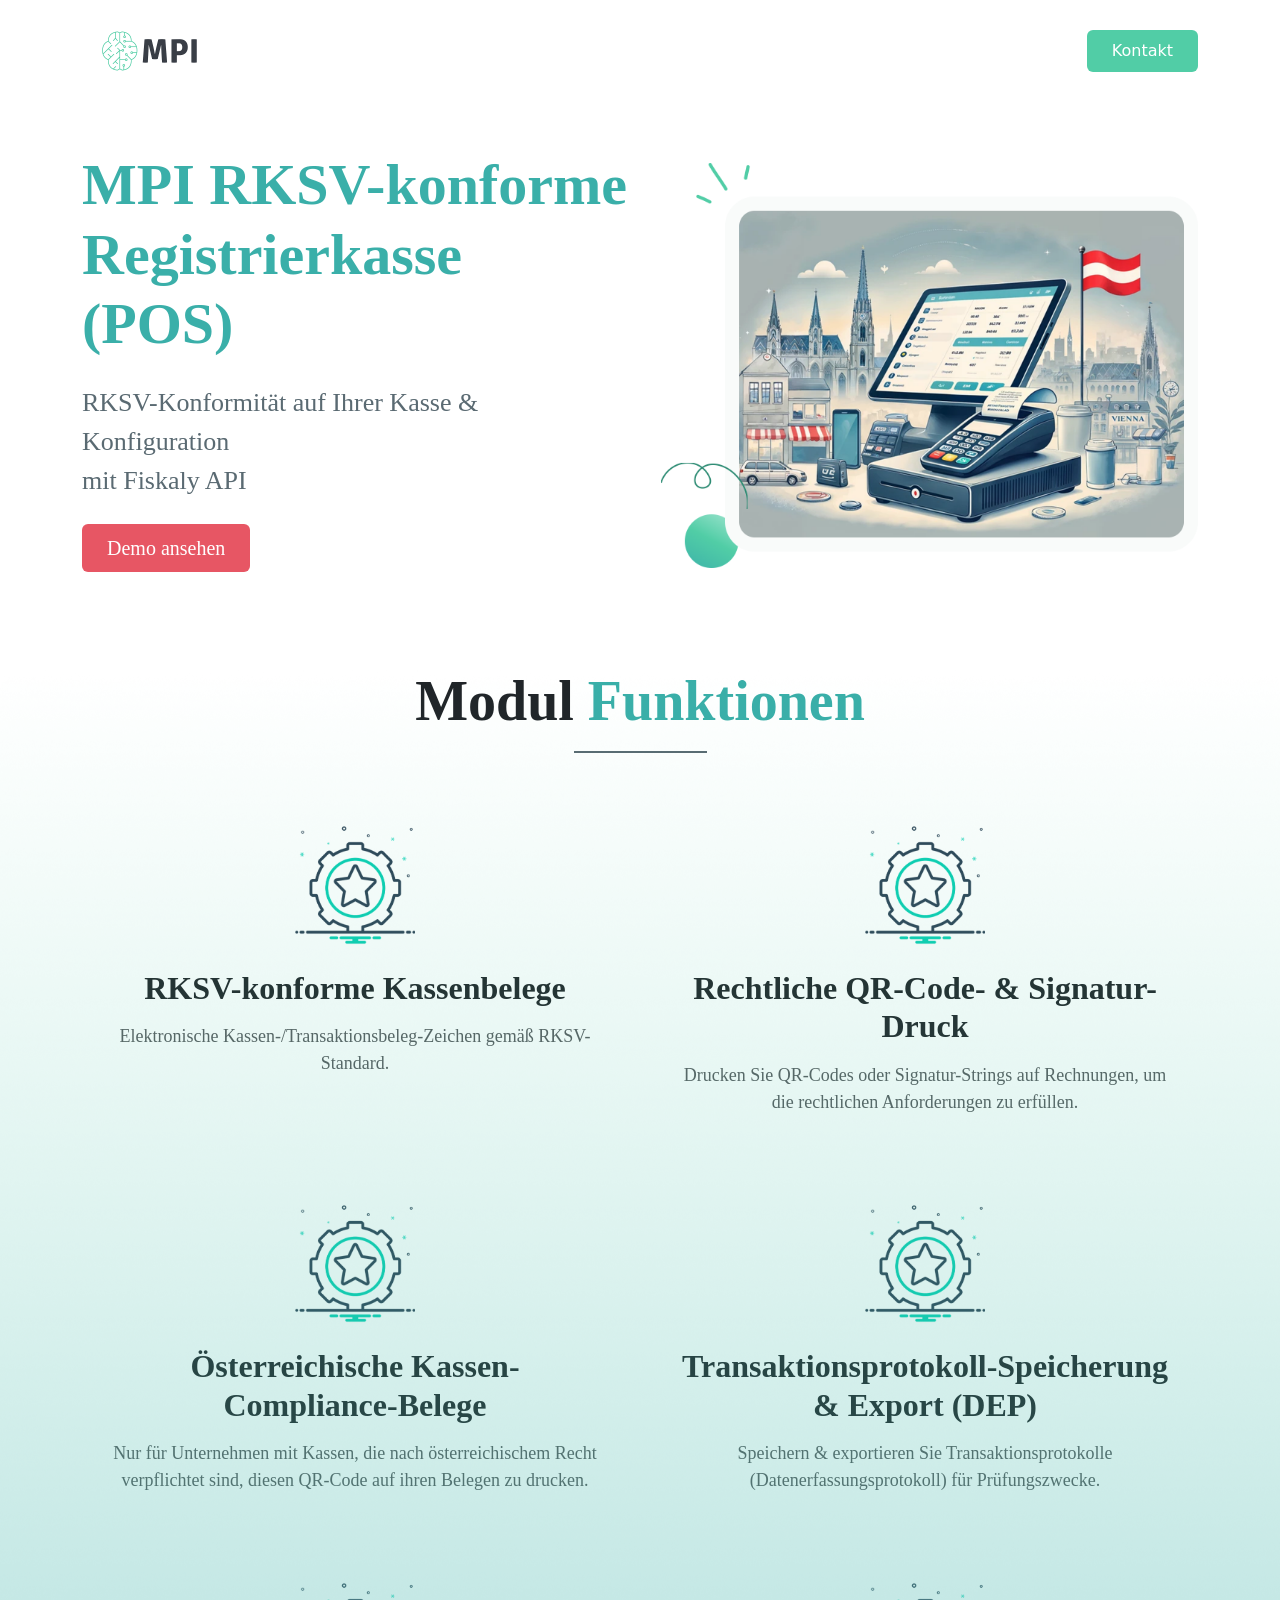
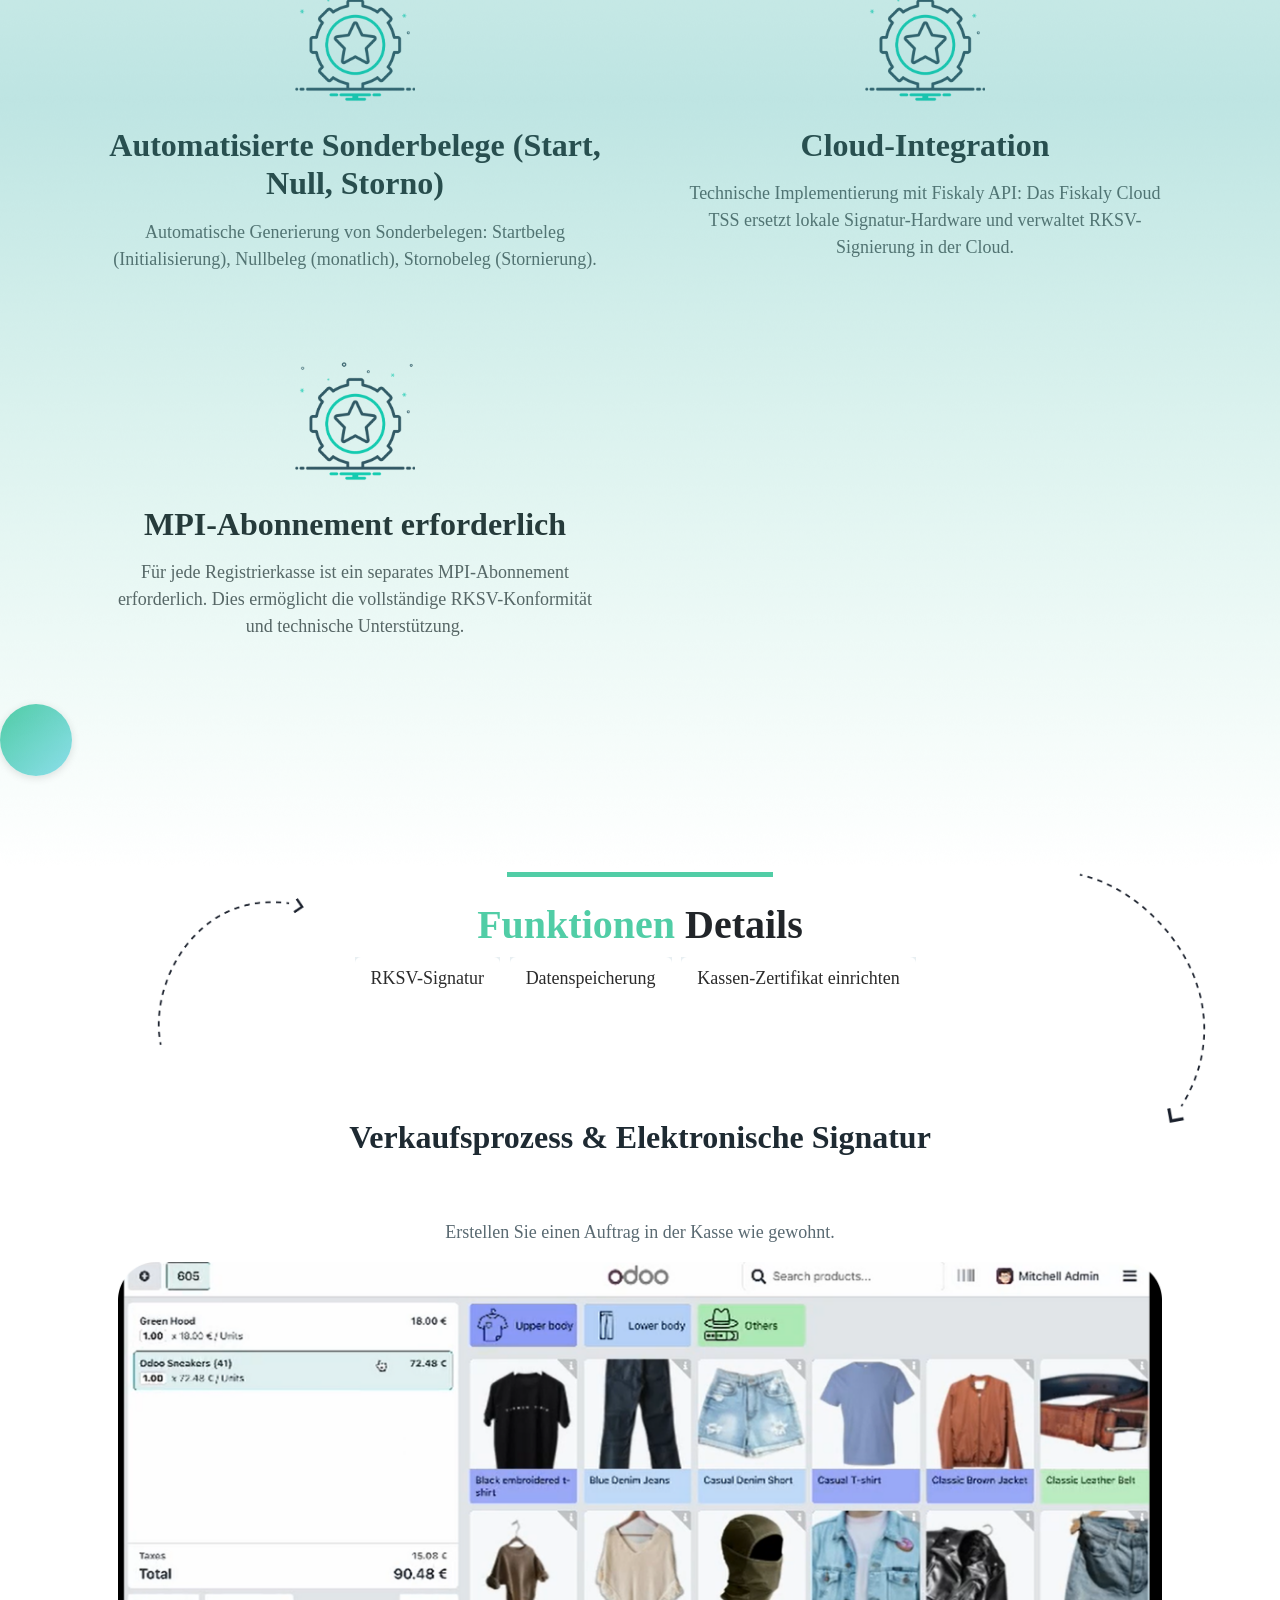
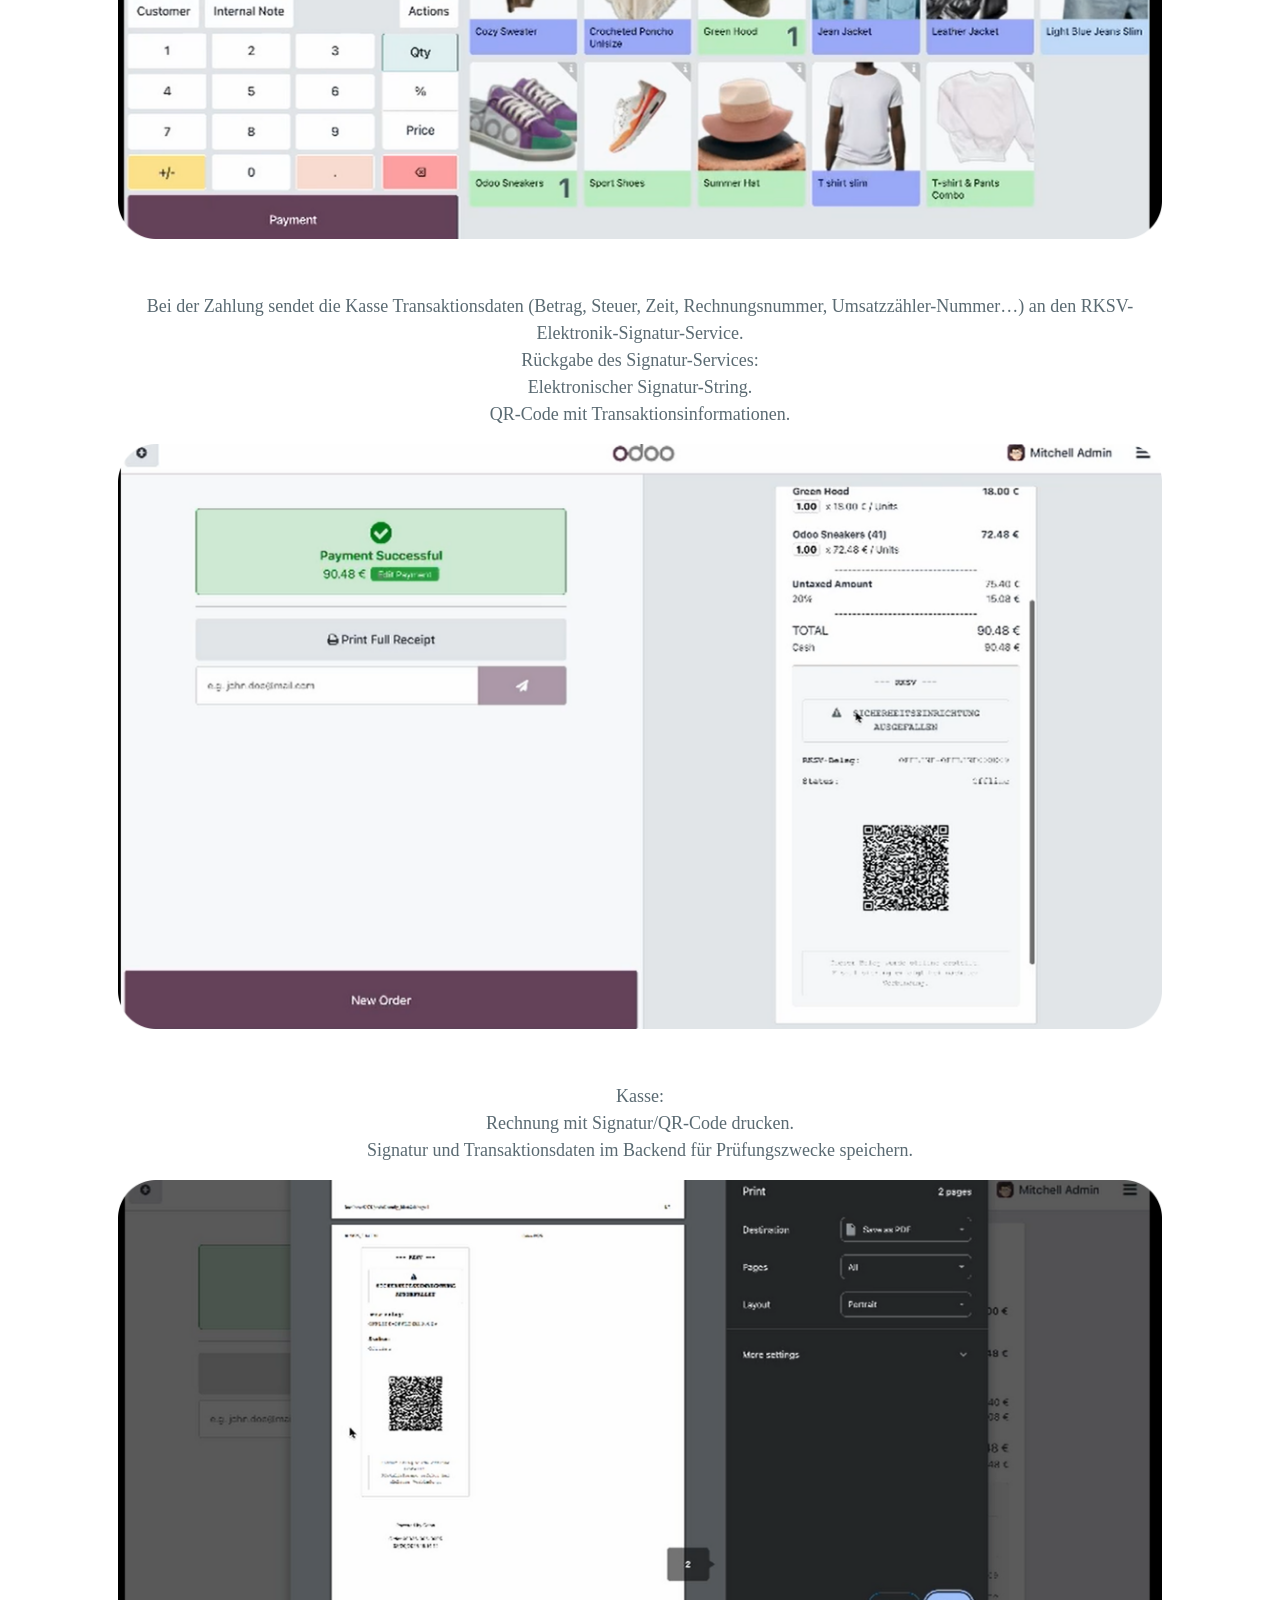
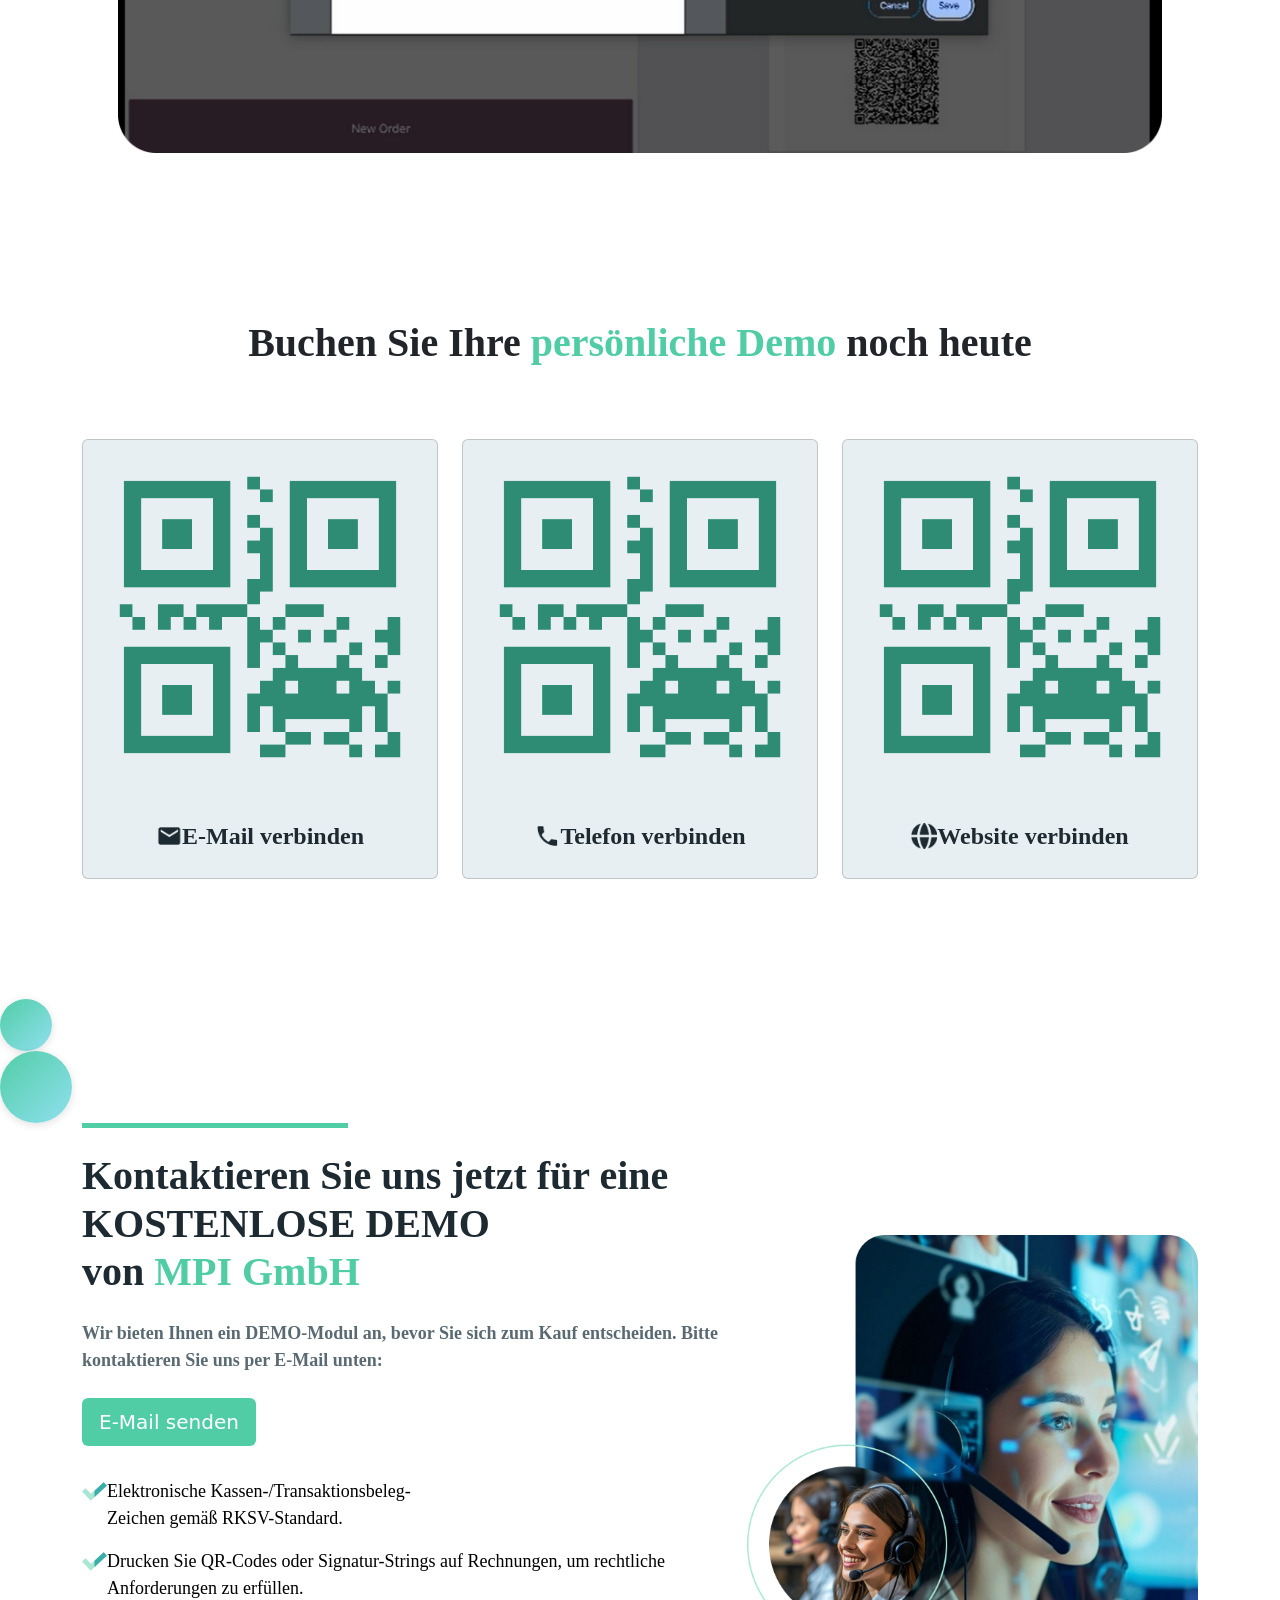
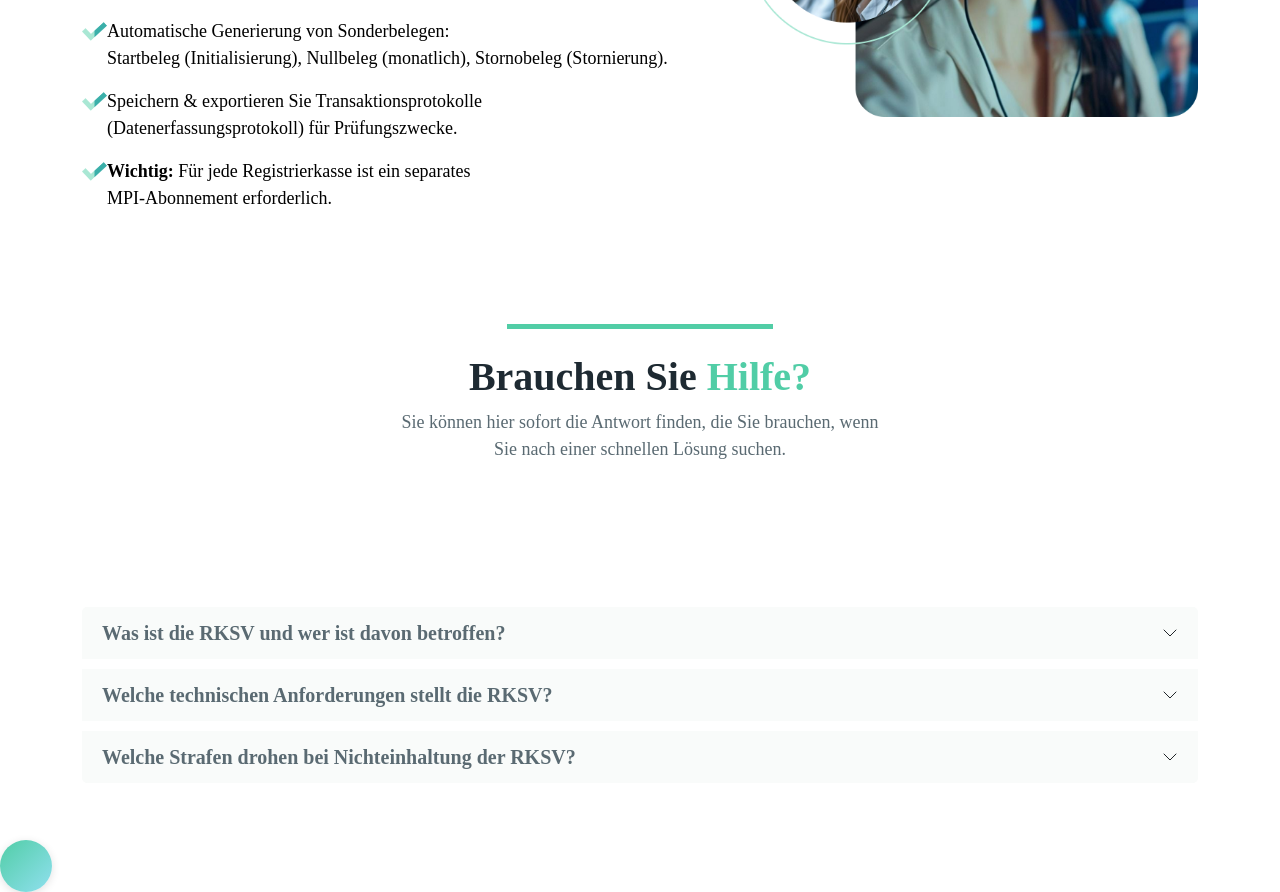
<file: l10n-at-pos-cert-client/static/description/index.html>
<!DOCTYPE html>
<html lang="de">

<head>
    <meta charset="UTF-8">
    <meta name="viewport" content="width=device-width, initial-scale=1.0">
    <title>MPI RKSV-konforme Registrierkassen-Plattform</title>

    <!-- Bootstrap 4 CSS (Odoo compatible) -->
    <meta charset="utf-8"/>
    <meta http-equiv="X-UA-Compatible" content="IE=edge">
    <title>Odoo</title>
    <meta name="viewport" content="width=device-width, initial-scale=1">
    <!--    <link rel="stylesheet" href="https://stackpath.bootstrapcdn.com/bootstrap/4.3.1/css/bootstrap.min.css">-->
    <link href="https://cdn.jsdelivr.net/npm/bootstrap@5.3.7/dist/css/bootstrap.min.css" rel="stylesheet"
          integrity="sha384-LN+7fdVzj6u52u30Kp6M/trliBMCMKTyK833zpbD+pXdCLuTusPj697FH4R/5mcr" crossorigin="anonymous">
    <link href="https://fonts.googleapis.com/css?family=Montserrat" rel="stylesheet">
    <link href="https://stackpath.bootstrapcdn.com/font-awesome/4.7.0/css/font-awesome.min.css" rel="stylesheet"
          integrity="sha384-wvfXpqpZZVQGK6TAh5PVlGOfQNHSoD2xbE+QkPxCAFlNEevoEH3Sl0sibVcOQVnN" crossorigin="anonymous">
    <link href="https://fonts.googleapis.com/css?family=Roboto:400,500,700&display=swap" rel="stylesheet">
    <link type="text/css" rel="stylesheet"
          href="//apps.odoocdn.com/web/content/7646917-3314048/1/web.assets_frontend.css">
</head>

<body>
<section>
    <!-- Navigation -->
    <nav class="navbar navbar-expand-lg bg-white py-3 ">
        <div class="container">
            <a class="navbar-brand" href="#">
                <img src="image/logo_app.png" alt="Logo" height="60" width="135" class="img-fluid">
            </a>
            <a href="mailto:office@mpi-erp.at"
                class="btn btn-contact font-weight-bold px-4 py-2 rounded"
                style="background-color: #51CDA6; color:#ffffff; font-size: 16px;">
                Kontakt
            </a>
        </div>
    </nav>

    <!-- Hero Section -->
    <section class="py-5 bg-white">
        <div class="container">
            <div class="row align-items-center">
                <div class="col-lg-6 text-lg-left mb-4 mb-lg-0">
                    <h1 class="display-4 font-weight-bold mb-4"
                        style="color: #3aafa9; font-family: 'Inter'; font-weight: 700; font-size: 58px;">
                        MPI RKSV-konforme<br>
                        Registrierkasse<br>
                        (POS)
                    </h1>
                    <p class="mb-4"
                        style="color: #5A6A72; font-family: 'Inter'; font-weight: 400; font-size: 26px;">
                        RKSV-Konformität auf Ihrer Kasse &amp; Konfiguration<br>
                        mit Fiskaly API
                    </p>
                    <a href="mailto:office@mpi-erp.at"
                        class="btn btn-lg font-weight-bold rounded px-4 py-2"
                        style="background-color: #e75664; color: #ffffff; font-family: 'Inter';">
                        Demo ansehen
                    </a>
                </div>
                <div class="col-lg-6 text-center">
                    <img src="image/banner.png" alt="POS Banner" class="img-fluid">
                </div>
            </div>
        </div>
    </section>

    <!-- Module Outstanding Features -->
    <section class="py-5 bg-gradient-section position-relative">
        <img src="image/background_feature.png" alt="Feature" class="h-100 w-100 position-absolute img-fluid"
            style="border-radius: clamp(0.237rem, 1.52vw, 20px);"
            loading="lazy">
        <div class="container">
            <div class="text-center mb-5">
                <h2 class="display-4 font-weight-bold text-dark"
                    style="font-family: 'Inter'; font-weight: 700;">
                    <b>Modul <span style="color:#3aafa9;">Funktionen</span></b>
                </h2>
                <div class="mx-auto mt-3" style="width:133px;height:2px;background:#5A6A72;"></div>
            </div>

            <div class="row" style="font-family: 'Inter';">
                <div class="col-md-6 mb-4">
                    <div class="text-center p-4">
                        <img src="image/setting_image.png" alt="Feature Icon" class="mb-4" style="width:120px;">
                        <h3 class="h3 font-weight-bold mb-3" style="font-weight: 700; font-size: 32px">RKSV-konforme Kassenbelege</h3>
                        <p class="text-muted" style="font-weight: 500; font-size: 18px">Elektronische Kassen-/Transaktionsbeleg-Zeichen gemäß RKSV-Standard.
                        </p>
                    </div>
                </div>
                <div class="col-md-6 mb-4">
                    <div class="text-center p-4">
                        <img src="image/setting_image.png" alt="Feature Icon" class="mb-4" style="width:120px;">
                        <h3 class="h3 font-weight-bold mb-3" style="font-weight: 700; font-size: 32px">Rechtliche QR-Code- &amp; Signatur-Druck</h3>
                        <p class="text-muted" style="font-weight: 500; font-size: 18px">Drucken Sie QR-Codes oder Signatur-Strings auf Rechnungen, um die rechtlichen
                            Anforderungen zu erfüllen.</p>
                    </div>
                </div>
                <div class="col-md-6 mb-4">
                    <div class="text-center p-4">
                        <img src="image/setting_image.png" alt="Feature Icon" class="mb-4" style="width:120px;">
                        <h3 class="h3 font-weight-bold mb-3" style="font-weight: 700; font-size: 32px">Österreichische Kassen-Compliance-Belege</h3>
                        <p class="text-muted" style="font-weight: 500; font-size: 18px">Nur für Unternehmen mit Kassen, die nach österreichischem
                            Recht verpflichtet sind, diesen QR-Code auf ihren Belegen zu drucken.</p>
                    </div>
                </div>
                <div class="col-md-6 mb-4">
                    <div class="text-center p-4">
                        <img src="image/setting_image.png" alt="Feature Icon" class="mb-4" style="width:120px;">
                        <h3 class="h3 font-weight-bold mb-3" style="font-weight: 700; font-size: 32px">Transaktionsprotokoll-Speicherung &amp; Export (DEP)</h3>
                        <p class="text-muted" style="font-weight: 500; font-size: 18px">Speichern &amp; exportieren Sie Transaktionsprotokolle (Datenerfassungsprotokoll) für
                            Prüfungszwecke.</p>
                    </div>
                </div>
                <div class="col-md-6 mb-4">
                    <div class="text-center p-4">
                        <img src="image/setting_image.png" alt="Feature Icon" class="mb-4" style="width:120px;">
                        <h3 class="h3 font-weight-bold mb-3" style="font-weight: 700; font-size: 32px">Automatisierte Sonderbelege (Start, Null, Storno)</h3>
                        <p class="text-muted" style="font-weight: 500; font-size: 18px">Automatische Generierung von Sonderbelegen: Startbeleg
                            (Initialisierung), Nullbeleg (monatlich), Stornobeleg (Stornierung).</p>
                    </div>
                </div>
                <div class="col-md-6 mb-4">
                    <div class="text-center p-4">
                        <img src="image/setting_image.png" alt="Feature Icon" class="mb-4" style="width:120px;">
                        <h3 class="h3 font-weight-bold mb-3" style="font-weight: 700; font-size: 32px">Cloud-Integration</h3>
                        <p class="text-muted" style="font-weight: 500; font-size: 18px">Technische Implementierung mit Fiskaly API: Das Fiskaly Cloud
                            TSS ersetzt lokale Signatur-Hardware und verwaltet RKSV-Signierung in der Cloud.</p>
                    </div>
                </div>
                <div class="col-md-6 mb-4">
                    <div class="text-center p-4">
                        <img src="image/setting_image.png" alt="Feature Icon" class="mb-4" style="width:120px;">
                        <h3 class="h3 font-weight-bold mb-3" style="font-weight: 700; font-size: 32px">MPI-Abonnement erforderlich</h3>
                        <p class="text-muted" style="font-weight: 500; font-size: 18px">Für jede Registrierkasse ist ein separates MPI-Abonnement erforderlich. 
                            Dies ermöglicht die vollständige RKSV-Konformität und technische Unterstützung.</p>
                    </div>
                </div>
            </div>
        </div>

        <!-- Decorative element -->
        <div class="decorative-circle d-none d-md-block" style="
            width: 72px;
            height: 72px;
            border-radius: 50%;
            background: linear-gradient(135deg, #51cda6 0%, #90e0ef 100%);
            box-shadow: 0 2px 8px rgba(0, 0, 0, 0.12);
            left: -50px; 
            bottom: 500px;"> 
        </div>
    </section>

    <!-- Features Details -->
    <section class="py-5 position-relative">
        <div class="container">
            <div class="text-center mb-5">
                <div class="mx-auto mb-4" style="width:266px; height:5px; background-color: #51cda6;"></div>
                <img src="image/deco-img-arrow.png" alt="" class="position-absolute d-none d-lg-block"
                    style="top:40px;left:150px;height:208px;z-index:1;">
                <img src="image/deco-img-arrow2.png" alt="" class="position-absolute d-none d-lg-block"
                    style="top:40px;right:0;height:282px;z-index:1;">
                <h2 class="display-4 font-weight-bold"
                    style="font-family:'Inter'; font-weight: 700; font-size:40px; color:#51cda6;">
                    <b>Funktionen <span class="text-dark">Details</span></b>
                </h2>
                <div class="tabs-container"
                     style="width: 100%;  margin-bottom: clamp(0.9rem, 5.76vw, 76px);">
                    <div role="tablist" class="nav nav-tabs justify-content-center " data-tabs="tabs"
                         style="border:none; background-color: transparent; margin:0 auto; padding:0; color: #51CDA6">
                        <div class="nav-item"
                            style="height: clamp(1.05rem, 2.65vw, 35px);background-color: #E8EFF2; margin-right: clamp(0.118rem, 0.76vw, 10px);">
                            <a href="#tab_1" data-bs-toggle="tab" aria-expanded="true"
                                class="show nav-link active d-flex align-items-center justify-content-center"
                                style="font-family:'Inter'; font-weight: 400; font-size: 18px; border:none; color: #2B2B2B">
                                RKSV-Signatur
                            </a>
                        </div>
                        <div class="nav-item"
                            style="height: clamp(1.05rem, 2.65vw, 35px);background-color: #E8EFF2; margin-right: clamp(0.118rem, 0.76vw, 10px);">
                            <a href="#tab_2" data-bs-toggle="tab" aria-expanded="true"
                                class="show nav-link active d-flex align-items-center justify-content-center"
                                style="font-family:'Inter'; font-weight: 400; font-size: 18px; border:none; color: #2B2B2B">
                                Datenspeicherung
                            </a>
                        </div>
                        <div class="nav-item"
                            style="height: clamp(1.05rem, 2.65vw, 35px);background-color: #E8EFF2; margin-right: clamp(0.118rem, 0.76vw, 10px);">
                            <a href="#tab_3" data-bs-toggle="tab" aria-expanded="true"
                                class="show nav-link active d-flex align-items-center justify-content-center"
                                style="font-family:'Inter'; font-weight: 400; font-size: 18px; border:none; color: #2B2B2B"> 
                                Kassen-Zertifikat einrichten
                            </a>
                        </div>
                    </div>
                </div>
                <div class="tab-content">
                    <div id="tab_1"
                        class="container tab-pane active position-relative overflow-hidden"
                        style="background-color: transparent;">

                        <div class="container position-relative overflow-hidden">
                            <!-- Content Layer -->
                            <div class="row text-center position-relative zn-1 justify-content-center d-flex "
                                    style="padding-top: clamp(1.039rem, 4.17vw, 55px);">
                                <div class="row justify-content-center">
                                    <div class="col-12">
                                        <div class="row justify-content-center">
                                            <div class="col-12 "
                                                style=" margin-bottom: clamp(0.661rem, 4.24vw, 56px);">
                                                <h3 class="font-weight-bold" 
                                                    style="font-family:'Inter'; font-weight: 700; font-size: 32px; color: #1E2A32">
                                                    Verkaufsprozess & Elektronische Signatur
                                                </h3>
                                            </div>
                                            <div class="col-12 "
                                                style=" margin-bottom: clamp(0.661rem, 4.24vw, 56px);">
                                                <p style="font-family: 'Inter'; font-size: 18px; color:#5A6A72">Erstellen Sie einen Auftrag in der Kasse wie gewohnt.</p>
                                                <img src="./image/dep_image1.png"
                                                    style="width: 100%; border-radius: clamp(0.178rem, 1.14vw, 15px); margin: 0 auto; text-align: center;"/>
                                            </div>
                                        </div>
                                    </div>
                                </div>
                                <div class="row justify-content-center">
                                    <div class="col-12">
                                        <div class="row justify-content-center">
                                            <div class="col-12 "
                                                style=" margin-bottom: clamp(0.661rem, 4.24vw, 56px);">
                                                <p style="font-family: 'Inter'; font-size: 18px; color:#5A6A72">
                                                    Bei der Zahlung sendet die Kasse Transaktionsdaten (Betrag, Steuer, Zeit, Rechnungsnummer, Umsatzzähler-Nummer…) 
                                                    an den RKSV-Elektronik-Signatur-Service.
                                                    <br>
                                                    Rückgabe des Signatur-Services:
                                                    <br>
                                                    Elektronischer Signatur-String.
                                                    <br>
                                                    QR-Code mit Transaktionsinformationen.</p>
                                                <img src="./image/dep_image2.png"
                                                    style="width: 100%; border-radius: clamp(0.178rem, 1.14vw, 15px); margin: 0 auto; text-align: center;"/>
                                            </div>
                                        </div>
                                    </div>
                                </div>
                                <div class="row justify-content-center">
                                    <div class="col-12">
                                        <div class="row justify-content-center">
                                            <div class="col-12 "
                                                style=" margin-bottom: clamp(0.661rem, 4.24vw, 56px);">
                                                <p style="font-family: 'Inter'; font-size: 18px; color:#5A6A72">
                                                    Kasse:
                                                    <br>
                                                    Rechnung mit Signatur/QR-Code drucken.
                                                    <br>
                                                    Signatur und Transaktionsdaten im Backend für Prüfungszwecke speichern.
                                                </p>
                                                <img src="./image/dep_image3.png"
                                                    style="width: 100%; border-radius: clamp(0.178rem, 1.14vw, 15px); margin: 0 auto; text-align: center;"/>
                                            </div>
                                        </div>
                                    </div>
                                </div>
                            </div>
                        </div>
                    </div>
                    <div id="tab_2" class="container tab-pane fade"
                        style="text-align: center !important;">

                        <div class="container position-relative overflow-hidden">
                            <!-- Content Layer -->
                            <div class="row text-center position-relative zn-1 justify-content-center d-flex "
                                    style="padding-top: clamp(1.039rem, 4.17vw, 55px);">
                                <div class="row justify-content-center">
                                    <div class="col-12">
                                        <div class="row justify-content-center">
                                            <div class="col-12 "
                                                style=" margin-bottom: clamp(0.661rem, 4.24vw, 56px);">
                                                <h3 class="font-weight-bold" 
                                                    style="font-family:'Inter'; font-weight: 700; font-size: 32px; color: #1E2A32">
                                                    Datenexport & Speicherung
                                                </h3>
                                            </div>
                                            <div class="col-12 "
                                                style=" margin-bottom: clamp(0.661rem, 4.24vw, 56px);">
                                                <p style="font-family: 'Inter'; font-size: 18px; color:#5A6A72">Nach Gesetz muss das Datenerfassungsprotokoll (Datenprotokoll) mindestens vierteljährlich exportiert und gespeichert werden.</p>
                                                <img src="./image/dep2_image1.png"
                                                    style="width: 100%; border-radius: clamp(0.178rem, 1.14vw, 15px); margin: 0 auto; text-align: center;"/>
                                            </div>
                                        </div>
                                    </div>
                                </div>
                                <div class="row justify-content-center">
                                    <div class="col-12">
                                        <div class="row justify-content-center">
                                            <div class="col-12 "
                                                style=" margin-bottom: clamp(0.661rem, 4.24vw, 56px);">
                                                <p style="font-family: 'Inter'; font-size: 18px; color:#5A6A72">
                                                    Das Modul ermöglicht den Export dieser Datei für jede Kasse zur Speicherung oder zum Versand an die Steuerbehörden.</p>
                                                <img src="./image/dep2_image2.png"
                                                    style="width: 100%; border-radius: clamp(0.178rem, 1.14vw, 15px); margin: 0 auto; text-align: center;"/>
                                            </div>
                                        </div>
                                    </div>
                                </div>
                            </div>
                        </div>
                    </div>
                    <div id="tab_3" class="container tab-pane fade"
                        style="text-align: center !important;">

                        <div class="container position-relative overflow-hidden">
                            <!-- Content Layer -->
                            <div class="row text-center position-relative zn-1 justify-content-center d-flex "
                                    style="padding-top: clamp(1.039rem, 4.17vw, 55px);">
                                <div class="row justify-content-center">
                                    <div class="col-12">
                                        <div class="row justify-content-center">
                                            <div class="col-12 "
                                                style=" margin-bottom: clamp(0.661rem, 4.24vw, 56px);">
                                                <h3 class="font-weight-bold" 
                                                    style="font-family:'Inter'; font-weight: 700; font-size: 32px; color: #1E2A32">
                                                    Kassen-Zertifizierung einrichten & aktivieren
                                                </h3>
                                            </div>
                                            <div class="col-12 "
                                                style=" margin-bottom: clamp(0.661rem, 4.24vw, 56px);">
                                                <p style="font-family: 'Inter'; font-size: 18px; color:#5A6A72">
                                                    Unternehmenskonfiguration aufrufen
                                                    <br>
                                                    Gehen Sie zu Einstellungen → Benutzer & Unternehmen → Unternehmen.
                                                    <br>
                                                    Wählen Sie das Unternehmen aus, das Sie konfigurieren möchten (z.B. Bekleidungsgeschäft).
                                                    <br>
                                                    Kassen-Zertifizierungs-Tab öffnen
                                                    <br>
                                                    Klicken Sie im Unternehmensprofil auf den Kassen-Zertifizierungs-Tab.
                                                </p>
                                                <img src="./image/dep3_image1.png"
                                                    style="width: 100%; border-radius: clamp(0.178rem, 1.14vw, 15px); margin: 0 auto; text-align: center;"/>
                                            </div>
                                        </div>
                                    </div>
                                </div>
                                <div class="row justify-content-center">
                                    <div class="col-12">
                                        <div class="row justify-content-center">
                                            <div class="col-12 "
                                                style=" margin-bottom: clamp(0.661rem, 4.24vw, 56px);">
                                                <p style="font-family: 'Inter'; font-size: 18px; color:#5A6A72">
                                                    Sie sehen wichtige Felder:
                                                    <br>
                                                    Admin-Modul-URL – der Endpunkt Ihres Fiskalisierungsdienstes (z.B. Fiskaly).
                                                    <br>
                                                    API-Schlüssel – der Authentifizierungsschlüssel Ihres Anbieters.
                                                    <br>
                                                    Kassen-Zertifizierung aktivieren – Button zum Starten des Zertifizierungsprozesses.
                                                    <br>
                                                    Abonnement-Status – zeigt an, ob Ihr Abonnement aktiv ist.
                                                    <br>
                                                    Organisations-Status – zeigt an, ob Ihre Organisation im System des Anbieters erstellt wurde.
                                                </p>
                                                <img src="./image/dep3_image2.png"
                                                    style="width: 100%; border-radius: clamp(0.178rem, 1.14vw, 15px); margin: 0 auto; text-align: center;"/>
                                            </div>
                                        </div>
                                    </div>
                                </div>
                                <div class="row justify-content-center">
                                    <div class="col-12">
                                        <div class="row justify-content-center">
                                            <div class="col-12 "
                                                style=" margin-bottom: clamp(0.661rem, 4.24vw, 56px);">
                                                <p style="font-family: 'Inter'; font-size: 18px; color:#5A6A72">
                                                    Kassen-Zertifizierung aktivieren:
                                                    <br>
                                                    Klicken Sie auf "Kassen-Zertifizierung aktivieren".
                                                    <br>
                                                    Das System wird:
                                                    <br>
                                                        1. Ihre Organisation im System des Anbieters erstellen (falls noch nicht erstellt).
                                                    <br>
                                                        2. Ihre Kasse mit einem TSS (Technisches Sicherheitssystem) in der Cloud verknüpfen.
                                                    <br>
                                                        3. Abonnement-Status und Organisations-Status aktualisieren.
                                                    <br>
                                                    Organisation erstellen: Klicken Sie, um eine Organisation zu erstellen und den RKSV-Compliance-Prozess zu beginnen.
                                                </p>
                                                <img src="./image/dep3_image3.png"
                                                    style="width: 100%; border-radius: clamp(0.178rem, 1.14vw, 15px); margin: 0 auto; text-align: center;"/>
                                                <img src="./image/dep3_image4.png"
                                                    style="width: 100%; border-radius: clamp(0.178rem, 1.14vw, 15px); margin: 0 auto; text-align: center;"/>
                                            </div>
                                        </div>
                                    </div>
                                </div>
                            </div>
                        </div>
                    </div>
                </div>
            </div>
        </div>

        <!-- Decorative circle -->
        <div class="decorative-circle d-none d-md-block" style="right:50px;bottom:20px;"></div>
    </section>

    <!-- Book Demo Title -->
    <section class="py-3">
        <div class="container">
            <div class="text-center">
                <h2 class="display-4 font-weight-bold"
                    style="font-family: 'Inter'; font-weight: 700; font-size: 40px;">
                    Buchen Sie Ihre <span style="color:#51cda6;">persönliche Demo</span> noch heute
                </h2>
            </div>
        </div>
    </section>

    <!-- QR Code Cards Section -->
    <section class="py-5">
        <div class="container position-relative">
            <div class="row justify-content-center">
                <div class="col-md-4 mb-4 d-flex justify-content-center">
                    <div class="card h-100 rounded-lg" style="background:#e8eff2; min-width:260px; max-width:368px;">
                        <div class="card-body d-flex flex-column align-items-center justify-content-center p-4">
                            <img src="image/qr_code.png" alt="QR Code" class="img-fluid mb-4">
                            <div class="d-flex align-items-center justify-content-center mt-4">
                                <img src="image/email_icon.png" alt="email icon" style="width:26px; height:26px;"
                                    class="mr-2">
                                <p class="font-weight-bold mb-0"
                                    style="font-family: 'Inter'; font-weight: 700; font-size: 24px; color: #1E2A32;">
                                    E-Mail verbinden
                                </p>
                            </div>
                        </div>
                    </div>
                </div>
                <div class="col-md-4 mb-4 d-flex justify-content-center">
                    <div class="card h-100 rounded-lg" style="background:#e8eff2; min-width:260px; max-width:368px;">
                        <div class="card-body d-flex flex-column align-items-center justify-content-center p-4">
                            <img src="image/qr_code.png" alt="QR Code" class="img-fluid mb-4">
                            <div class="d-flex align-items-center justify-content-center mt-4">
                                <img src="image/phone_icon.png" alt="phone icon" style="width:26px; height:26px;"
                                    class="mr-2">
                                <p class="font-weight-bold mb-0"
                                    style="font-family: 'Inter'; font-weight: 700; font-size: 24px; color: #1E2A32;">
                                    Telefon verbinden
                                </p>
                            </div>
                        </div>
                    </div>
                </div>
                <div class="col-md-4 mb-4 d-flex justify-content-center">
                    <div class="card h-100 rounded-lg" style="background:#e8eff2; min-width:260px; max-width:368px;">
                        <div class="card-body d-flex flex-column align-items-center justify-content-center p-4">
                            <img src="image/qr_code.png" alt="QR Code" class="img-fluid mb-4">
                            <div class="d-flex align-items-center justify-content-center mt-4">
                                <img src="image/web_icon.png" alt="web icon" style="width:26px; height:26px;"
                                    class="mr-2">
                                <p class="font-weight-bold mb-0"
                                    style="font-family: 'Inter'; font-weight: 700; font-size: 24px; color: #1E2A32;">
                                    Website verbinden
                                </p>
                            </div>
                        </div>
                    </div>
                </div>
            </div>

            <!-- Decorative circle -->
            <div class="decorative-circle d-none d-md-block" style="left:10px;top:-140px;"></div>
        </div>
    </section>

    <!-- Contact Demo Section -->
    <section class="py-5 bg-white position-relative" id="contact-demo">
        <div class="decorative-circle d-none d-md-block" 
                style="width: 52px;
                    height: 52px;
                    border-radius: 50%;
                    background: linear-gradient(135deg, #51cda6 0%, #90e0ef 100%);
                    box-shadow: 0 2px 8px rgba(0, 0, 0, 0.12);
                    left: -10px; 
                    bottom: -300px;"> 
        </div>
        <div class="decorative-circle d-none d-md-block" 
                style="width: 72px;
                    height: 72px;
                    border-radius: 50%;
                    background: linear-gradient(135deg, #51cda6 0%, #90e0ef 100%);
                    box-shadow: 0 2px 8px rgba(0, 0, 0, 0.12);
                    left: -10px; 
                    bottom: -600px;"> 
        </div>
        <div class="container">
            <div class="row align-items-center">
                <div class="col-lg-7">
                    <div class="mb-4" style="width:266px; height:5px; background-color: #51cda6;"></div>
                    <h2 class="display-4 font-weight-bold"
                        style="color: #1E2A32; font-family: 'Inter'; font-weight: 700; font-size: 40px;">
                        Kontaktieren Sie uns jetzt für eine KOSTENLOSE DEMO<br>
                        von <span style="color:#51cda6;">MPI GmbH</span>
                    </h2>
                    <p class="lead mt-4 mb-4"
                        style="color: #5A6A72; font-family: 'Inter'; font-weight: 700; font-size: 18px;">
                        Wir bieten Ihnen ein DEMO-Modul an, bevor Sie sich zum Kauf entscheiden. Bitte kontaktieren Sie uns per E-Mail unten:
                    </p>
                    <div class="mb-4">
                        <a href="mailto:office@mpi-erp.at"
                            class="btn btn-lg mb-2 font-weight-bold rounded"
                            style="background-color: #51cda6; color: #fff;">
                            E-Mail senden
                        </a>
                    </div>

                    <ul class="list-unstyled mt-4">
                        <li class="d-flex align-items-start mb-3">
                            <img src="image/tick.png" alt="tick" class="mr-3" style="max-width:25px;">
                            <span style="color: #000000; font-family: 'Inter'; font-weight: 400; font-size: 18px;">
                                Elektronische Kassen-/Transaktionsbeleg-<br>Zeichen gemäß RKSV-Standard.</span>
                        </li>
                        <li class="d-flex align-items-start mb-3">
                            <img src="image/tick.png" alt="tick" class="mr-3" style="max-width:25px;">
                            <span style="color: #000000; font-family: 'Inter'; font-weight: 400; font-size: 18px;">
                                Drucken Sie QR-Codes oder Signatur-Strings auf Rechnungen, um rechtliche Anforderungen zu erfüllen.</span>
                        </li>
                        <li class="d-flex align-items-start mb-3">
                            <img src="image/tick.png" alt="tick" class="mr-3" style="max-width:25px;">
                            <span style="color: #000000; font-family: 'Inter'; font-weight: 400; font-size: 18px;">
                                Automatische Generierung von Sonderbelegen:<br>Startbeleg (Initialisierung), Nullbeleg
                                (monatlich), Stornobeleg (Stornierung).</span>
                        </li>
                        <li class="d-flex align-items-start mb-3">
                            <img src="image/tick.png" alt="tick" class="mr-3" style="max-width:25px;">
                            <span style="color: #000000; font-family: 'Inter'; font-weight: 400; font-size: 18px;">
                                Speichern &amp; exportieren Sie Transaktionsprotokolle<br>(Datenerfassungsprotokoll) für Prüfungszwecke.</span>
                        </li>
                        <li class="d-flex align-items-start mb-3">
                            <img src="image/tick.png" alt="tick" class="mr-3" style="max-width:25px;">
                            <span style="color: #000000; font-family: 'Inter'; font-weight: 400; font-size: 18px;">
                                <strong>Wichtig:</strong> Für jede Registrierkasse ist ein separates<br>MPI-Abonnement erforderlich.</span>
                        </li>
                    </ul>
                </div>
                <div class="col-lg-5 d-flex justify-content-center">
                    <img src="image/banner2.png" alt="Support Team" class="img-fluid rounded">
                </div>
            </div>
        </div>
    </section>


    <!-- Need Help Section -->
    <section class="py-5">
        <div class="container">
            <div class="text-center mb-5">
                <div class="mx-auto mb-4" style="width:266px; height:5px; background-color: #51cda6;"></div>
                <h2 class="display-4 font-weight-bold"
                    style="color: #1E2A32; font-family: 'Inter'; font-weight: 700; font-size: 40px;">
                    Brauchen Sie <span style="color:#51cda6;">Hilfe?</span>
                </h2>
                <p class="lead"
                    style="color: #5A6A72; font-family: 'Inter'; font-weight: 400; font-size: 18px;">
                    Sie können hier sofort die Antwort finden, die Sie brauchen, wenn<br>Sie nach einer schnellen Lösung suchen.
                </p>
            </div>
        </div>
    </section>

    <!-- FAQ Section -->
    <section class="py-5 position-relative">
        <div class="container">
            <div class="accordion" id="faqAccordion">
                <!-- FAQ Item 1 -->
                <div class="accordion-item"
                    style="background-color: #F9FBFA; border: 1px; margin-bottom: clamp(0.118rem, 0.76vw, 10px);">
                    <h2 class="accordion-header" id="heading1">
                        <a class="accordion-button collapsed"
                        data-bs-toggle="collapse"
                        data-bs-target="#heading1_ans"
                        aria-expanded="false"
                        aria-controls="heading1_ans"
                        style="background-color: #F9FBFA !important; text-decoration: none !important; --bs-accordion-btn-icon-width: 1em;">
                        <span class="font-weight-bold"
                            style="color: #5A6A72; font-family: 'Inter'; font-weight: 700; font-size: 20px; line-height:100%; text-align:center; color:#5A6A72">Was ist die RKSV und wer ist davon betroffen?</span>
                        </a>
                    </h2>
                    <div id="heading1_ans"
                        class="accordion-collapse collapse"
                        data-bs-parent="#faqAccordion"
                        aria-labelledby="heading1">
                        <div class="accordion-body"
                            style="color: #5A6A72; font-family: 'Inter'; font-weight: 700; font-size: 20px; line-height:100%; text-align:center; color:#5A6A72">
                            Die RKSV (Registrierkassensicherheitsverordnung) ist eine österreichische Verordnung, die seit 1. April 2017 in Kraft ist. Sie betrifft alle Unternehmen, die Barumsätze tätigen und bestimmte Umsatzgrenzen überschreiten. Das Ziel ist die Verhinderung von Manipulationen und Steuerbetrug durch technische Sicherheitseinrichtungen in Registrierkassen.
                        </div>
                    </div>
                </div>
                <!-- FAQ Item 2 -->
                <div class="accordion-item"
                    style="background-color: #F9FBFA; border: 1px; margin-bottom: clamp(0.118rem, 0.76vw, 10px);">
                    <h2 class="accordion-header" id="heading2">
                        <a class="accordion-button collapsed"
                        data-bs-toggle="collapse"
                        data-bs-target="#heading2_ans"
                        aria-expanded="false"
                        aria-controls="heading2_ans"
                        style="background-color: #F9FBFA !important; text-decoration: none !important; --bs-accordion-btn-icon-width: 1em;">
                        <span class="font-weight-bold"
                            style="color: #5A6A72; font-family: 'Inter'; font-weight: 700; font-size: 20px; line-height:100%; text-align:center; color:#5A6A72">Welche technischen Anforderungen stellt die RKSV?</span>
                        </a>
                    </h2>
                    <div id="heading2_ans"
                        class="accordion-collapse collapse"
                        data-bs-parent="#faqAccordion"
                        aria-labelledby="heading2">
                        <div class="accordion-body"
                            style="color: #5A6A72; font-family: 'Inter'; font-weight: 700; font-size: 20px; line-height:100%; text-align:center; color:#5A6A72">
                            Die RKSV verlangt eine technische Sicherheitseinrichtung (TSE), die jede Transaktion digital signiert. Zusätzlich müssen spezielle Belege (Startbeleg, Nullbeleg, Stornobeleg) erstellt, QR-Codes gedruckt und Datenexporte (DEP7) für das Finanzamt erstellt werden. Alle Daten müssen revisionssicher für mindestens 10 Jahre gespeichert werden.
                        </div>
                    </div>
                </div>

                <!-- FAQ Item 3 -->
                <div class="accordion-item"
                    style="background-color: #F9FBFA; border: 1px; margin-bottom: clamp(0.118rem, 0.76vw, 10px);">
                    <h2 class="accordion-header" id="heading3">
                        <a class="accordion-button collapsed"
                        data-bs-toggle="collapse"
                        data-bs-target="#heading3_ans"
                        aria-expanded="false"
                        aria-controls="heading3_ans"
                        style="background-color: #F9FBFA !important; text-decoration: none !important; --bs-accordion-btn-icon-width: 1em;">
                        <span class="font-weight-bold"
                            style="color: #5A6A72; font-family: 'Inter'; font-weight: 700; font-size: 20px; line-height:100%; text-align:center; color:#5A6A72">Welche Strafen drohen bei Nichteinhaltung der RKSV?</span>
                        </a>
                    </h2>
                    <div id="heading3_ans"
                        class="accordion-collapse collapse"
                        data-bs-parent="#faqAccordion"
                        aria-labelledby="heading3">
                        <div class="accordion-body"
                            style="color: #5A6A72; font-family: 'Inter'; font-weight: 700; font-size: 20px; line-height:100%; text-align:center; color:#5A6A72">
                            Bei Verstößen gegen die RKSV können empfindliche Geldstrafen von bis zu 25.000 Euro verhängt werden. Zusätzlich drohen steuerliche Nachteile, da nicht konforme Belege nicht als steuerlich relevant anerkannt werden. Bei wiederholten Verstößen können auch höhere Strafen und weitere rechtliche Konsequenzen folgen.
                        </div>
                    </div>
                </div>
            </div>
        </div>
    </section>
    <div class="decorative-circle d-none d-md-block" 
        style="width: 52px;
            height: 52px;
            border-radius: 50%;
            background: linear-gradient(135deg, #51cda6 0%, #90e0ef 100%);
            box-shadow: 0 2px 8px rgba(0, 0, 0, 0.12);
            left: 1400px;
            bottom: 100px;"> 
    </div>
</section>
<script src="https://code.jquery.com/jquery-3.3.1.slim.min.js"></script>
<script src="https://cdnjs.cloudflare.com/ajax/libs/popper.js/1.14.7/umd/popper.min.js"></script>
    <!--<script src="https://stackpath.bootstrapcdn.com/bootstrap/4.3.1/js/bootstrap.min.js"></script>-->
<script src="https://cdn.jsdelivr.net/npm/bootstrap@5.3.7/dist/js/bootstrap.bundle.min.js"
            integrity="sha384-ndDqU0Gzau9qJ1lfW4pNLlhNTkCfHzAVBReH9diLvGRem5+R9g2FzA8ZGN954O5Q"
            crossorigin="anonymous"></script>    
</body>
</html>
</file>
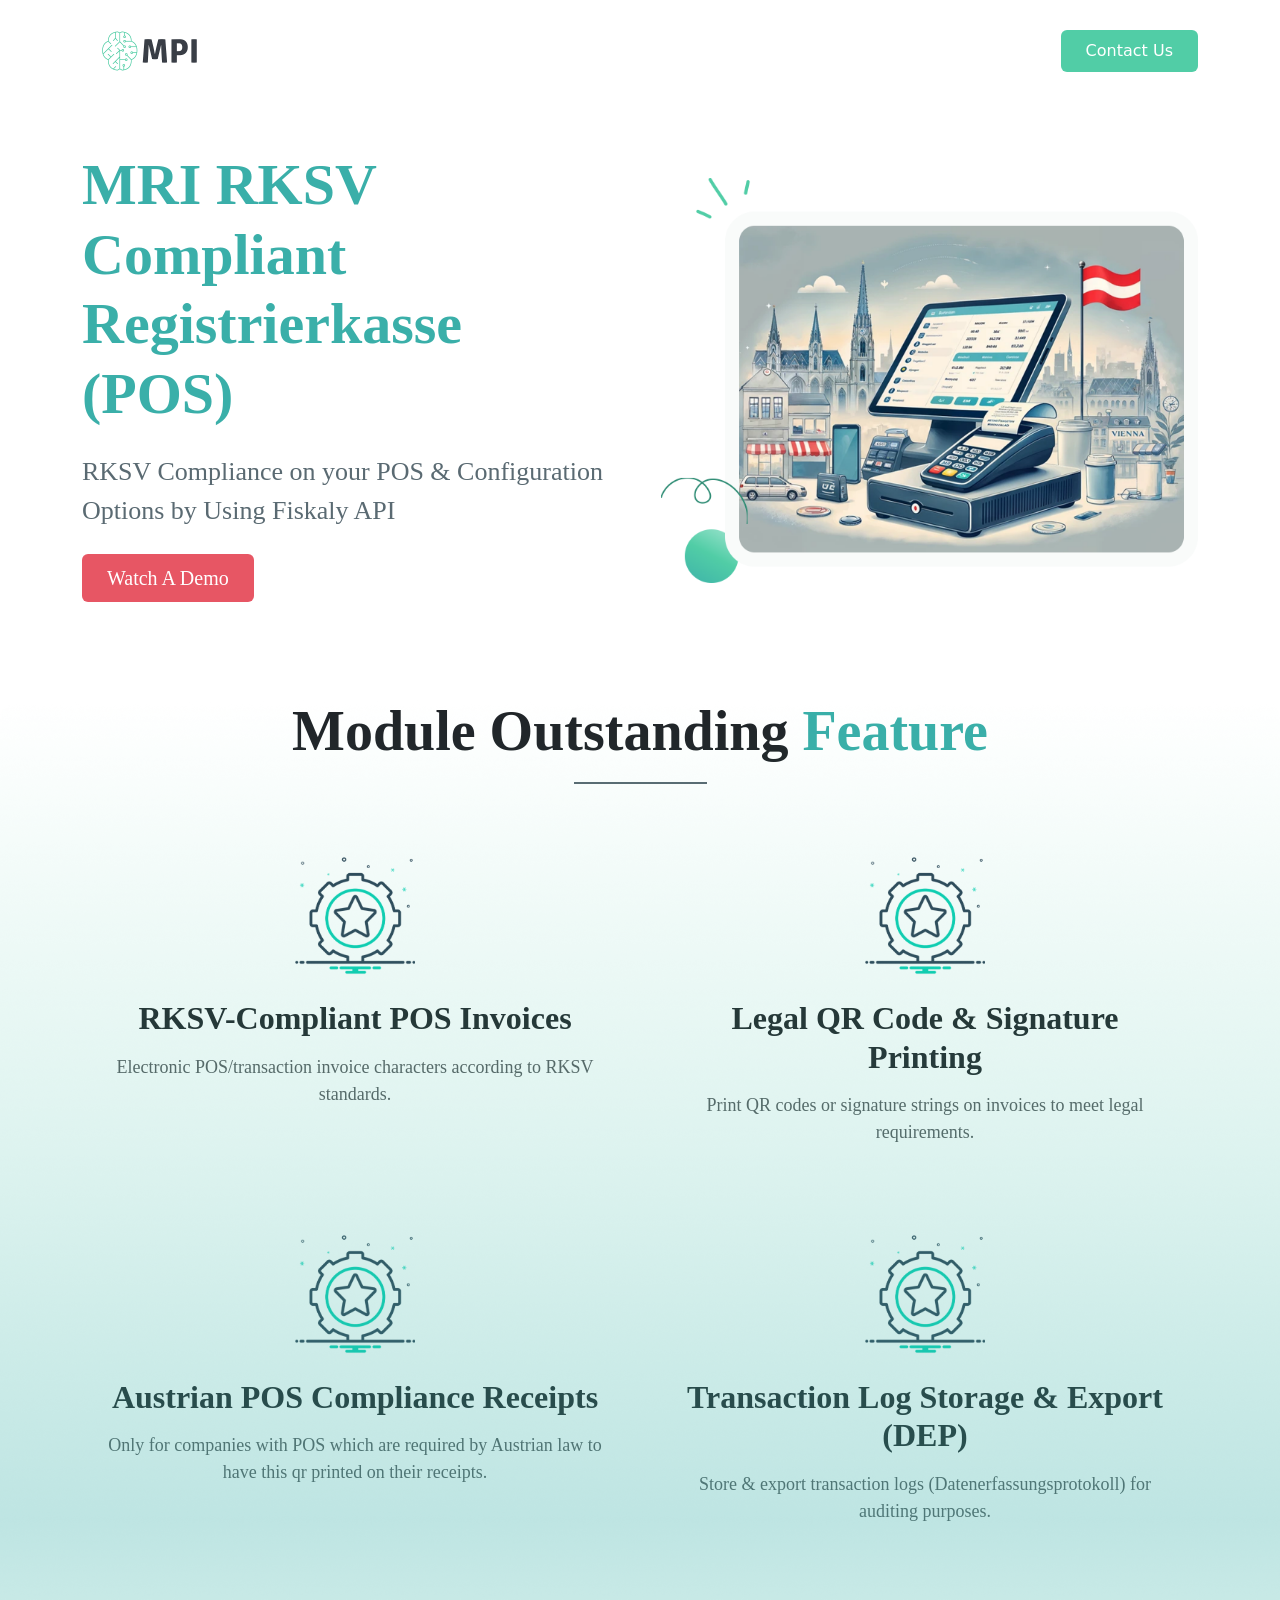
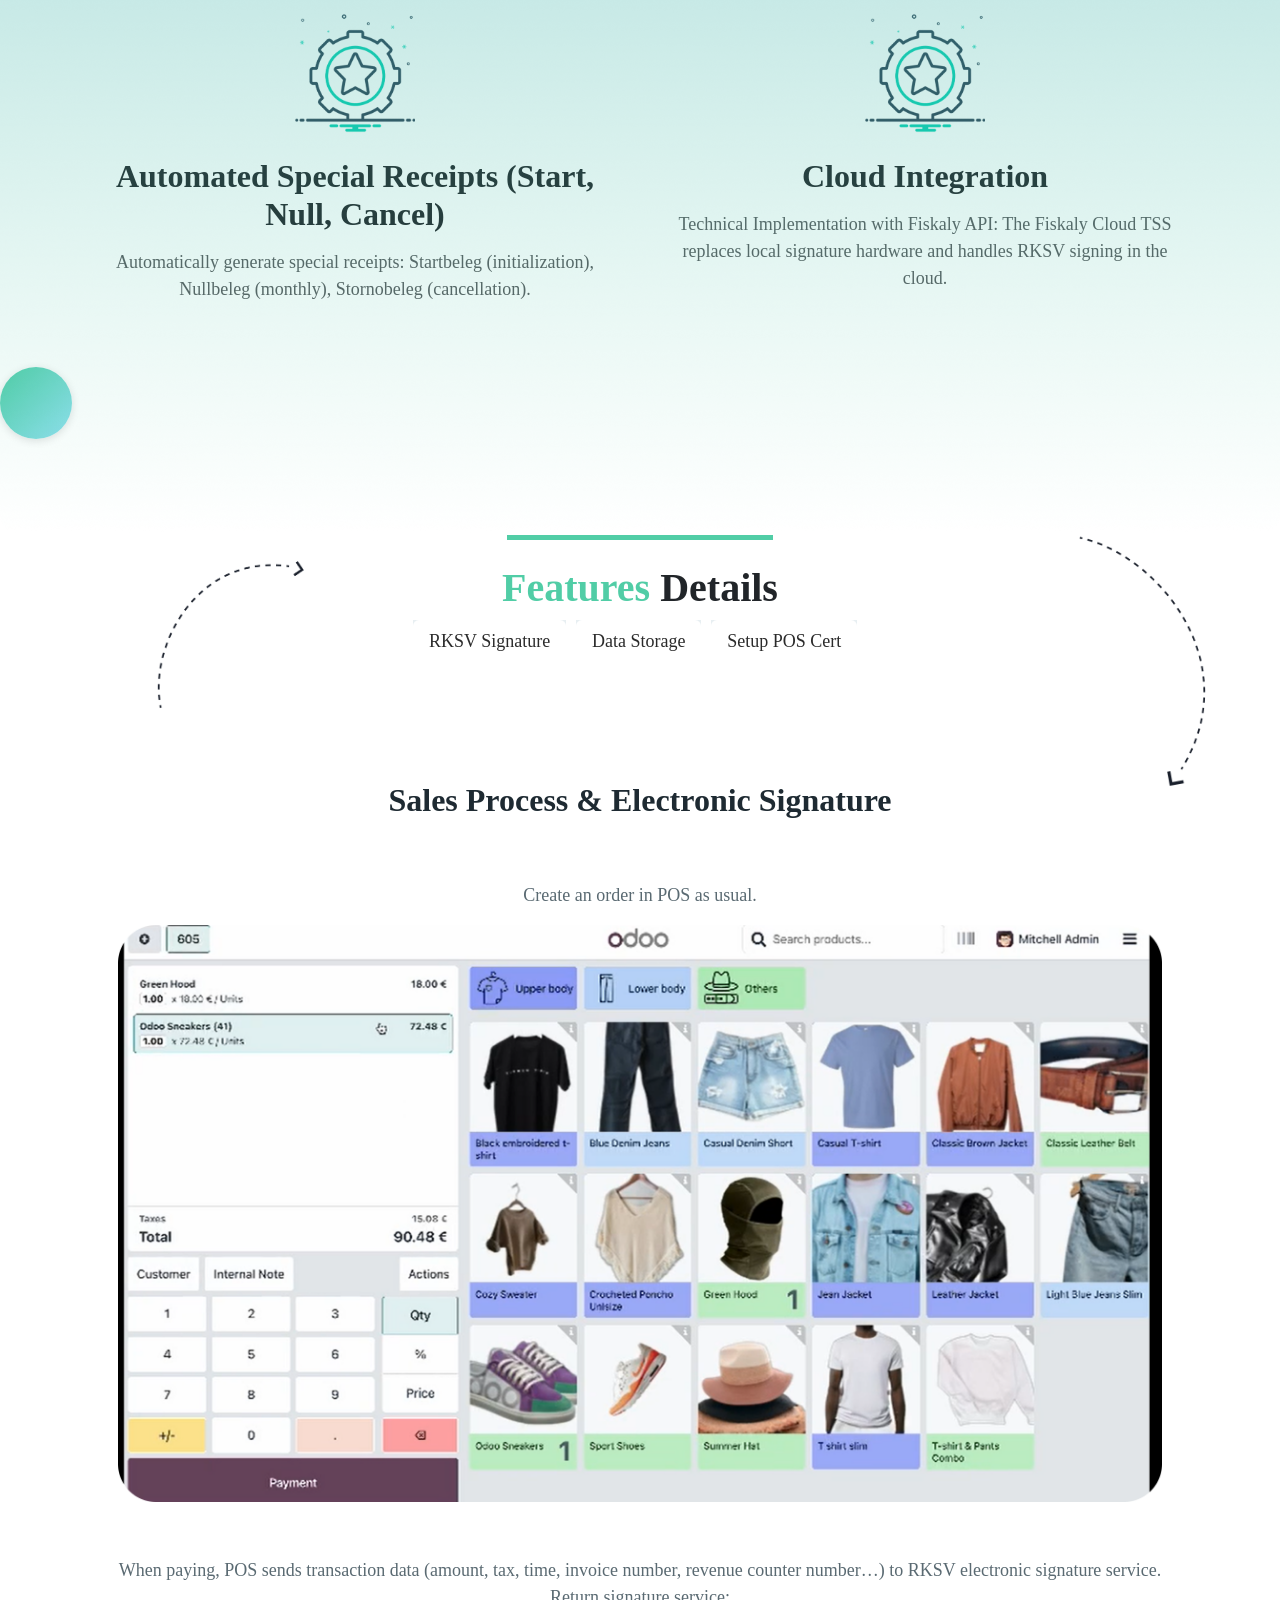
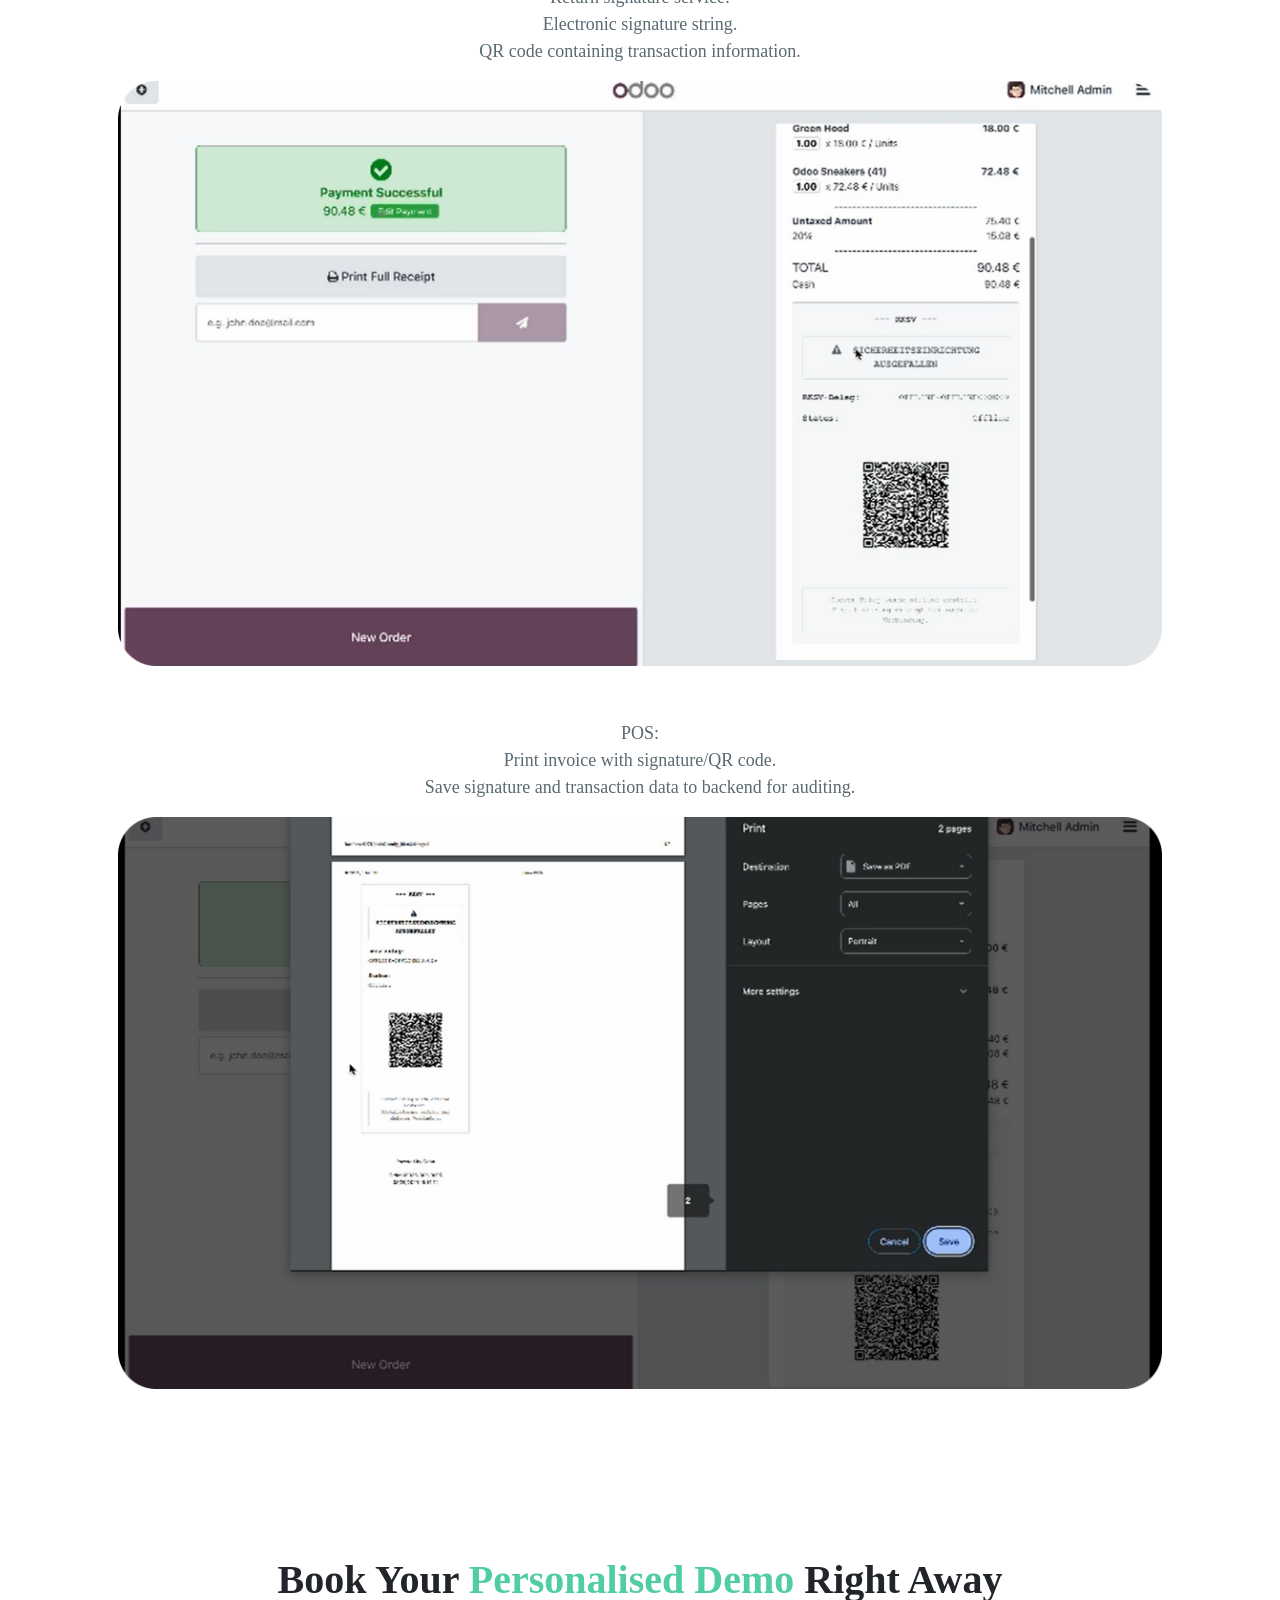
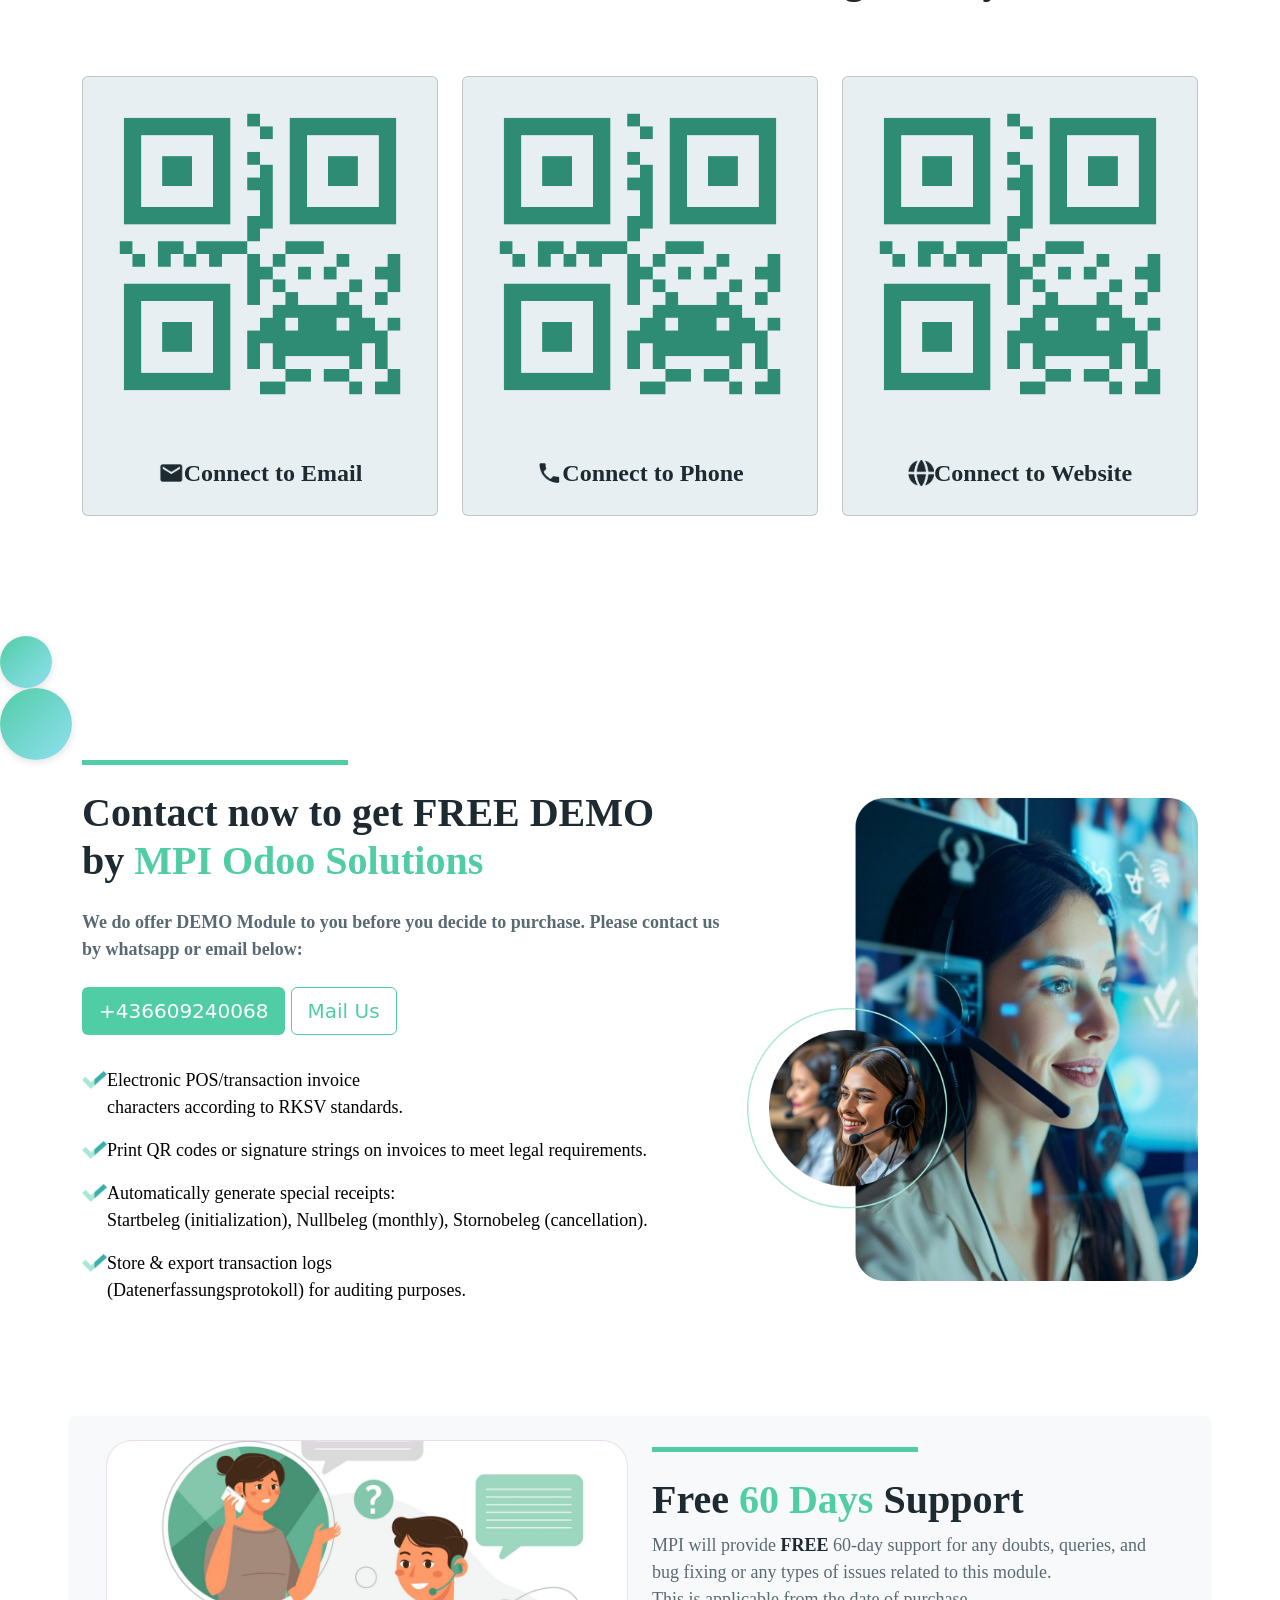
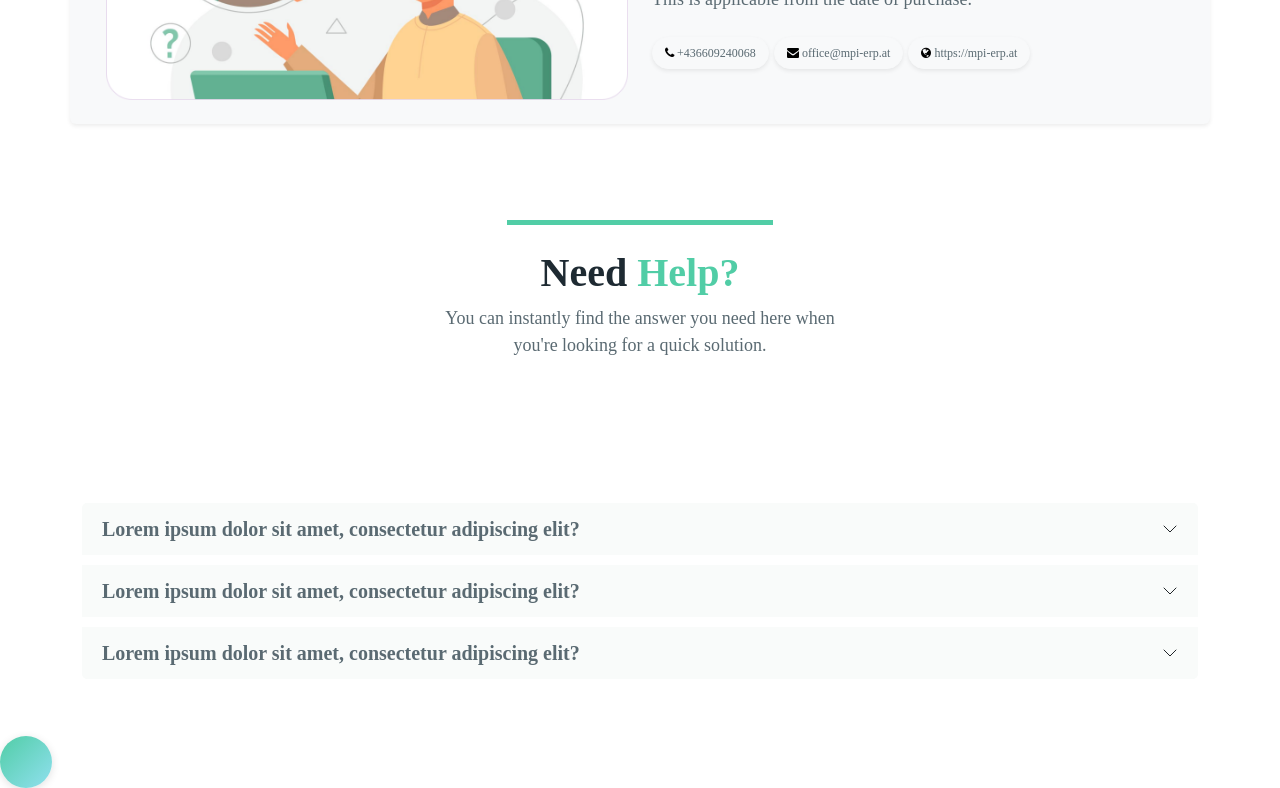
<file: l10n-at-pos-cert-client/static/src/description/index.html>
<!DOCTYPE html>
<html lang="en">

<head>
    <meta charset="UTF-8">
    <meta name="viewport" content="width=device-width, initial-scale=1.0">
    <title>MHI ReCEV Compliant Registration Platform</title>

    <!-- Bootstrap 4 CSS (Odoo compatible) -->
    <meta charset="utf-8"/>
    <meta http-equiv="X-UA-Compatible" content="IE=edge">
    <title>Odoo</title>
    <meta name="viewport" content="width=device-width, initial-scale=1">
    <!--    <link rel="stylesheet" href="https://stackpath.bootstrapcdn.com/bootstrap/4.3.1/css/bootstrap.min.css">-->
    <link href="https://cdn.jsdelivr.net/npm/bootstrap@5.3.7/dist/css/bootstrap.min.css" rel="stylesheet"
          integrity="sha384-LN+7fdVzj6u52u30Kp6M/trliBMCMKTyK833zpbD+pXdCLuTusPj697FH4R/5mcr" crossorigin="anonymous">
    <link href="https://fonts.googleapis.com/css?family=Montserrat" rel="stylesheet">
    <link href="https://stackpath.bootstrapcdn.com/font-awesome/4.7.0/css/font-awesome.min.css" rel="stylesheet"
          integrity="sha384-wvfXpqpZZVQGK6TAh5PVlGOfQNHSoD2xbE+QkPxCAFlNEevoEH3Sl0sibVcOQVnN" crossorigin="anonymous">
    <link href="https://fonts.googleapis.com/css?family=Roboto:400,500,700&display=swap" rel="stylesheet">
    <link type="text/css" rel="stylesheet"
          href="//apps.odoocdn.com/web/content/7646917-3314048/1/web.assets_frontend.css">
</head>

<body>
<section>
    <!-- Navigation -->
    <nav class="navbar navbar-expand-lg bg-white py-3 ">
        <div class="container">
            <a class="navbar-brand" href="#">
                <img src="image/logo_app.png" alt="Logo" height="60" width="135" class="img-fluid">
            </a>
            <a href="mailto:office@mpi-erp.at"
                class="btn btn-contact font-weight-bold px-4 py-2 rounded"
                style="background-color: #51CDA6; color:#ffffff; font-size: 16px;">
                Contact Us
            </a>
        </div>
    </nav>

    <!-- Hero Section -->
    <section class="py-5 bg-white">
        <div class="container">
            <div class="row align-items-center">
                <div class="col-lg-6 text-lg-left mb-4 mb-lg-0">
                    <h1 class="display-4 font-weight-bold mb-4"
                        style="color: #3aafa9; font-family: 'Inter'; font-weight: 700; font-size: 58px;">
                        MRI RKSV Compliant<br>
                        Registrierkasse<br>
                        (POS)
                    </h1>
                    <p class="mb-4"
                        style="color: #5A6A72; font-family: 'Inter'; font-weight: 400; font-size: 26px;">
                        RKSV Compliance on your POS &amp; Configuration<br>
                        Options by Using Fiskaly API
                    </p>
                    <a href="mailto:office@mpi-erp.at"
                        class="btn btn-lg font-weight-bold rounded px-4 py-2"
                        style="background-color: #e75664; color: #ffffff; font-family: 'Inter';">
                        Watch A Demo
                    </a>
                </div>
                <div class="col-lg-6 text-center">
                    <img src="image/banner.png" alt="POS Banner" class="img-fluid">
                </div>
            </div>
        </div>
    </section>

    <!-- Module Outstanding Features -->
    <section class="py-5 bg-gradient-section position-relative">
        <img src="image/background_feature.png" alt="Feature" class="h-100 w-100 position-absolute img-fluid"
            style="border-radius: clamp(0.237rem, 1.52vw, 20px);"
            loading="lazy">
        <div class="container">
            <div class="text-center mb-5">
                <h2 class="display-4 font-weight-bold text-dark"
                    style="font-family: 'Inter'; font-weight: 700;">
                    <b>Module Outstanding<span style="color:#3aafa9;"> Feature</span></b>
                </h2>
                <div class="mx-auto mt-3" style="width:133px;height:2px;background:#5A6A72;"></div>
            </div>

            <div class="row" style="font-family: 'Inter';">
                <div class="col-md-6 mb-4">
                    <div class="text-center p-4">
                        <img src="image/setting_image.png" alt="Feature Icon" class="mb-4" style="width:120px;">
                        <h3 class="h3 font-weight-bold mb-3" style="font-weight: 700; font-size: 32px">RKSV-Compliant POS Invoices</h3>
                        <p class="text-muted" style="font-weight: 500; font-size: 18px">Electronic POS/transaction invoice characters according to RKSV standards.
                        </p>
                    </div>
                </div>
                <div class="col-md-6 mb-4">
                    <div class="text-center p-4">
                        <img src="image/setting_image.png" alt="Feature Icon" class="mb-4" style="width:120px;">
                        <h3 class="h3 font-weight-bold mb-3" style="font-weight: 700; font-size: 32px">Legal QR Code &amp; Signature Printing</h3>
                        <p class="text-muted" style="font-weight: 500; font-size: 18px">Print QR codes or signature strings on invoices to meet legal
                            requirements.</p>
                    </div>
                </div>
                <div class="col-md-6 mb-4">
                    <div class="text-center p-4">
                        <img src="image/setting_image.png" alt="Feature Icon" class="mb-4" style="width:120px;">
                        <h3 class="h3 font-weight-bold mb-3" style="font-weight: 700; font-size: 32px">Austrian POS Compliance Receipts</h3>
                        <p class="text-muted" style="font-weight: 500; font-size: 18px">Only for companies with POS which are required by Austrian law to have
                            this qr printed on their receipts.</p>
                    </div>
                </div>
                <div class="col-md-6 mb-4">
                    <div class="text-center p-4">
                        <img src="image/setting_image.png" alt="Feature Icon" class="mb-4" style="width:120px;">
                        <h3 class="h3 font-weight-bold mb-3" style="font-weight: 700; font-size: 32px">Transaction Log Storage &amp; Export (DEP)</h3>
                        <p class="text-muted" style="font-weight: 500; font-size: 18px">Store &amp; export transaction logs (Datenerfassungsprotokoll) for
                            auditing purposes.</p>
                    </div>
                </div>
                <div class="col-md-6 mb-4">
                    <div class="text-center p-4">
                        <img src="image/setting_image.png" alt="Feature Icon" class="mb-4" style="width:120px;">
                        <h3 class="h3 font-weight-bold mb-3" style="font-weight: 700; font-size: 32px">Automated Special Receipts (Start, Null, Cancel)</h3>
                        <p class="text-muted" style="font-weight: 500; font-size: 18px">Automatically generate special receipts: Startbeleg (initialization),
                            Nullbeleg (monthly), Stornobeleg (cancellation).</p>
                    </div>
                </div>
                <div class="col-md-6 mb-4">
                    <div class="text-center p-4">
                        <img src="image/setting_image.png" alt="Feature Icon" class="mb-4" style="width:120px;">
                        <h3 class="h3 font-weight-bold mb-3" style="font-weight: 700; font-size: 32px">Cloud Integration</h3>
                        <p class="text-muted" style="font-weight: 500; font-size: 18px">Technical Implementation with Fiskaly API: The Fiskaly Cloud TSS replaces
                            local signature hardware and handles RKSV signing in the cloud.</p>
                    </div>
                </div>
            </div>
        </div>

        <!-- Decorative element -->
        <div class="decorative-circle d-none d-md-block" style="
            width: 72px;
            height: 72px;
            border-radius: 50%;
            background: linear-gradient(135deg, #51cda6 0%, #90e0ef 100%);
            box-shadow: 0 2px 8px rgba(0, 0, 0, 0.12);
            left: -50px; 
            bottom: 500px;"> 
        </div>
    </section>

    <!-- Features Details -->
    <section class="py-5 position-relative">
        <div class="container">
            <div class="text-center mb-5">
                <div class="mx-auto mb-4" style="width:266px; height:5px; background-color: #51cda6;"></div>
                <img src="image/deco-img-arrow.png" alt="" class="position-absolute d-none d-lg-block"
                    style="top:40px;left:150px;height:208px;z-index:1;">
                <img src="image/deco-img-arrow2.png" alt="" class="position-absolute d-none d-lg-block"
                    style="top:40px;right:0;height:282px;z-index:1;">
                <h2 class="display-4 font-weight-bold"
                    style="font-family:'Inter'; font-weight: 700; font-size:40px; color:#51cda6;">
                    <b>Features<span class="text-dark"> Details</span></b>
                </h2>
                <div class="tabs-container"
                     style="width: 100%;  margin-bottom: clamp(0.9rem, 5.76vw, 76px);">
                    <div role="tablist" class="nav nav-tabs justify-content-center " data-tabs="tabs"
                         style="border:none; background-color: transparent; margin:0 auto; padding:0; color: #51CDA6">
                        <div class="nav-item"
                            style="height: clamp(1.05rem, 2.65vw, 35px);background-color: #E8EFF2; margin-right: clamp(0.118rem, 0.76vw, 10px);">
                            <a href="#tab_1" data-bs-toggle="tab" aria-expanded="true"
                                class="show nav-link active d-flex align-items-center justify-content-center"
                                style="font-family:'Inter'; font-weight: 400; font-size: 18px; border:none; color: #2B2B2B">
                                RKSV Signature
                            </a>
                        </div>
                        <div class="nav-item"
                            style="height: clamp(1.05rem, 2.65vw, 35px);background-color: #E8EFF2; margin-right: clamp(0.118rem, 0.76vw, 10px);">
                            <a href="#tab_2" data-bs-toggle="tab" aria-expanded="true"
                                class="show nav-link active d-flex align-items-center justify-content-center"
                                style="font-family:'Inter'; font-weight: 400; font-size: 18px; border:none; color: #2B2B2B">
                                Data Storage
                            </a>
                        </div>
                        <div class="nav-item"
                            style="height: clamp(1.05rem, 2.65vw, 35px);background-color: #E8EFF2; margin-right: clamp(0.118rem, 0.76vw, 10px);">
                            <a href="#tab_3" data-bs-toggle="tab" aria-expanded="true"
                                class="show nav-link active d-flex align-items-center justify-content-center"
                                style="font-family:'Inter'; font-weight: 400; font-size: 18px; border:none; color: #2B2B2B"> 
                                Setup POS Cert
                            </a>
                        </div>
                    </div>
                </div>
                <div class="tab-content">
                    <div id="tab_1"
                        class="container tab-pane active position-relative overflow-hidden"
                        style="background-color: transparent;">

                        <div class="container position-relative overflow-hidden">
                            <!-- Content Layer -->
                            <div class="row text-center position-relative zn-1 justify-content-center d-flex "
                                    style="padding-top: clamp(1.039rem, 4.17vw, 55px);">
                                <div class="row justify-content-center">
                                    <div class="col-12">
                                        <div class="row justify-content-center">
                                            <div class="col-12 "
                                                style=" margin-bottom: clamp(0.661rem, 4.24vw, 56px);">
                                                <h3 class="font-weight-bold" 
                                                    style="font-family:'Inter'; font-weight: 700; font-size: 32px; color: #1E2A32">
                                                    Sales Process & Electronic Signature
                                                </h3>
                                            </div>
                                            <div class="col-12 "
                                                style=" margin-bottom: clamp(0.661rem, 4.24vw, 56px);">
                                                <p style="font-family: 'Inter'; font-size: 18px; color:#5A6A72">Create an order in POS as usual.</p>
                                                <img src="./image/dep_image1.png"
                                                    style="width: 100%; border-radius: clamp(0.178rem, 1.14vw, 15px); margin: 0 auto; text-align: center;"/>
                                            </div>
                                        </div>
                                    </div>
                                </div>
                                <div class="row justify-content-center">
                                    <div class="col-12">
                                        <div class="row justify-content-center">
                                            <div class="col-12 "
                                                style=" margin-bottom: clamp(0.661rem, 4.24vw, 56px);">
                                                <p style="font-family: 'Inter'; font-size: 18px; color:#5A6A72">
                                                    When paying, POS sends transaction data (amount, tax, time, invoice number, revenue counter number…) 
                                                    to RKSV electronic signature service.
                                                    <br>
                                                    Return signature service:
                                                    <br>
                                                    Electronic signature string.
                                                    <br>
                                                    QR code containing transaction information.</p>
                                                <img src="./image/dep_image2.png"
                                                    style="width: 100%; border-radius: clamp(0.178rem, 1.14vw, 15px); margin: 0 auto; text-align: center;"/>
                                            </div>
                                        </div>
                                    </div>
                                </div>
                                <div class="row justify-content-center">
                                    <div class="col-12">
                                        <div class="row justify-content-center">
                                            <div class="col-12 "
                                                style=" margin-bottom: clamp(0.661rem, 4.24vw, 56px);">
                                                <p style="font-family: 'Inter'; font-size: 18px; color:#5A6A72">
                                                    POS:
                                                    <br>
                                                    Print invoice with signature/QR code.
                                                    <br>
                                                    Save signature and transaction data to backend for auditing.
                                                </p>
                                                <img src="./image/dep_image3.png"
                                                    style="width: 100%; border-radius: clamp(0.178rem, 1.14vw, 15px); margin: 0 auto; text-align: center;"/>
                                            </div>
                                        </div>
                                    </div>
                                </div>
                            </div>
                        </div>
                    </div>
                    <div id="tab_2" class="container tab-pane fade"
                        style="text-align: center !important;">

                        <div class="container position-relative overflow-hidden">
                            <!-- Content Layer -->
                            <div class="row text-center position-relative zn-1 justify-content-center d-flex "
                                    style="padding-top: clamp(1.039rem, 4.17vw, 55px);">
                                <div class="row justify-content-center">
                                    <div class="col-12">
                                        <div class="row justify-content-center">
                                            <div class="col-12 "
                                                style=" margin-bottom: clamp(0.661rem, 4.24vw, 56px);">
                                                <h3 class="font-weight-bold" 
                                                    style="font-family:'Inter'; font-weight: 700; font-size: 32px; color: #1E2A32">
                                                    Data Export & Storage
                                                </h3>
                                            </div>
                                            <div class="col-12 "
                                                style=" margin-bottom: clamp(0.661rem, 4.24vw, 56px);">
                                                <p style="font-family: 'Inter'; font-size: 18px; color:#5A6A72">By law, Datenerfassungsprotokoll (data log) must be exported and stored at least quarterly.</p>
                                                <img src="./image/dep2_image1.png"
                                                    style="width: 100%; border-radius: clamp(0.178rem, 1.14vw, 15px); margin: 0 auto; text-align: center;"/>
                                            </div>
                                        </div>
                                    </div>
                                </div>
                                <div class="row justify-content-center">
                                    <div class="col-12">
                                        <div class="row justify-content-center">
                                            <div class="col-12 "
                                                style=" margin-bottom: clamp(0.661rem, 4.24vw, 56px);">
                                                <p style="font-family: 'Inter'; font-size: 18px; color:#5A6A72">
                                                    The module allows exporting this file for each POS for storage or sending to the tax authorities.</p>
                                                <img src="./image/dep2_image2.png"
                                                    style="width: 100%; border-radius: clamp(0.178rem, 1.14vw, 15px); margin: 0 auto; text-align: center;"/>
                                            </div>
                                        </div>
                                    </div>
                                </div>
                            </div>
                        </div>
                    </div>
                    <div id="tab_3" class="container tab-pane fade"
                        style="text-align: center !important;">

                        <div class="container position-relative overflow-hidden">
                            <!-- Content Layer -->
                            <div class="row text-center position-relative zn-1 justify-content-center d-flex "
                                    style="padding-top: clamp(1.039rem, 4.17vw, 55px);">
                                <div class="row justify-content-center">
                                    <div class="col-12">
                                        <div class="row justify-content-center">
                                            <div class="col-12 "
                                                style=" margin-bottom: clamp(0.661rem, 4.24vw, 56px);">
                                                <h3 class="font-weight-bold" 
                                                    style="font-family:'Inter'; font-weight: 700; font-size: 32px; color: #1E2A32">
                                                    Set Up & Activate POS Certification
                                                </h3>
                                            </div>
                                            <div class="col-12 "
                                                style=" margin-bottom: clamp(0.661rem, 4.24vw, 56px);">
                                                <p style="font-family: 'Inter'; font-size: 18px; color:#5A6A72">
                                                    Access Company Configuration
                                                    <br>
                                                    Go to Settings → Users & Companies → Companies.
                                                    <br>
                                                    Select the company you want to configure (e.g., Clothing Store)
                                                    <br>
                                                    Open the POS Certification Tab>
                                                    <br>
                                                    Inside the company profile, click on the POS Certification tab.
                                                </p>
                                                <img src="./image/dep3_image1.png"
                                                    style="width: 100%; border-radius: clamp(0.178rem, 1.14vw, 15px); margin: 0 auto; text-align: center;"/>
                                            </div>
                                        </div>
                                    </div>
                                </div>
                                <div class="row justify-content-center">
                                    <div class="col-12">
                                        <div class="row justify-content-center">
                                            <div class="col-12 "
                                                style=" margin-bottom: clamp(0.661rem, 4.24vw, 56px);">
                                                <p style="font-family: 'Inter'; font-size: 18px; color:#5A6A72">
                                                    You will see key fields:
                                                    <br>
                                                    Admin Module URL – the endpoint provided by your fiscalization service (e.g., Fiskaly).
                                                    <br>
                                                    API Key – the authentication key from your provider.
                                                    <br>
                                                    Activate POS Certification – button to start the certification process.
                                                    <br>
                                                    Subscription Status – shows whether your subscription is active. 
                                                    <br>
                                                    Organization Status – shows whether your organization is created in the provider’s system.
                                                </p>
                                                <img src="./image/dep3_image2.png"
                                                    style="width: 100%; border-radius: clamp(0.178rem, 1.14vw, 15px); margin: 0 auto; text-align: center;"/>
                                            </div>
                                        </div>
                                    </div>
                                </div>
                                <div class="row justify-content-center">
                                    <div class="col-12">
                                        <div class="row justify-content-center">
                                            <div class="col-12 "
                                                style=" margin-bottom: clamp(0.661rem, 4.24vw, 56px);">
                                                <p style="font-family: 'Inter'; font-size: 18px; color:#5A6A72">
                                                    Activate POS Certification:
                                                    <br>
                                                    Click Activate POS Certification.
                                                    <br>
                                                    The system will:
                                                    <br>
                                                        1. Create your Organization in the provider’s system (if not already created).
                                                    <br>
                                                        2. Link your POS to a TSS (Technical Security System) in the cloud.
                                                    <br>
                                                        3. Update Subscription Status and Organization Status.
                                                    <br>
                                                    Create Organization: Click to create an Organization and begin the RKSV compliance process.
                                                </p>
                                                <img src="./image/dep3_image3.png"
                                                    style="width: 100%; border-radius: clamp(0.178rem, 1.14vw, 15px); margin: 0 auto; text-align: center;"/>
                                                <img src="./image/dep3_image4.png"
                                                    style="width: 100%; border-radius: clamp(0.178rem, 1.14vw, 15px); margin: 0 auto; text-align: center;"/>
                                            </div>
                                        </div>
                                    </div>
                                </div>
                            </div>
                        </div>
                    </div>
                </div>
            </div>
        </div>

        <!-- Decorative circle -->
        <div class="decorative-circle d-none d-md-block" style="right:50px;bottom:20px;"></div>
    </section>

    <!-- Book Demo Title -->
    <section class="py-3">
        <div class="container">
            <div class="text-center">
                <h2 class="display-4 font-weight-bold"
                    style="font-family: 'Inter'; font-weight: 700; font-size: 40px;">
                    Book Your <span style="color:#51cda6;">Personalised Demo</span> Right Away
                </h2>
            </div>
        </div>
    </section>

    <!-- QR Code Cards Section -->
    <section class="py-5">
        <div class="container position-relative">
            <div class="row justify-content-center">
                <div class="col-md-4 mb-4 d-flex justify-content-center">
                    <div class="card h-100 rounded-lg" style="background:#e8eff2; min-width:260px; max-width:368px;">
                        <div class="card-body d-flex flex-column align-items-center justify-content-center p-4">
                            <img src="image/qr_code.png" alt="QR Code" class="img-fluid mb-4">
                            <div class="d-flex align-items-center justify-content-center mt-4">
                                <img src="image/email_icon.png" alt="email icon" style="width:26px; height:26px;"
                                    class="mr-2">
                                <p class="font-weight-bold mb-0"
                                    style="font-family: 'Inter'; font-weight: 700; font-size: 24px; color: #1E2A32;">
                                    Connect to Email
                                </p>
                            </div>
                        </div>
                    </div>
                </div>
                <div class="col-md-4 mb-4 d-flex justify-content-center">
                    <div class="card h-100 rounded-lg" style="background:#e8eff2; min-width:260px; max-width:368px;">
                        <div class="card-body d-flex flex-column align-items-center justify-content-center p-4">
                            <img src="image/qr_code.png" alt="QR Code" class="img-fluid mb-4">
                            <div class="d-flex align-items-center justify-content-center mt-4">
                                <img src="image/phone_icon.png" alt="phone icon" style="width:26px; height:26px;"
                                    class="mr-2">
                                <p class="font-weight-bold mb-0"
                                    style="font-family: 'Inter'; font-weight: 700; font-size: 24px; color: #1E2A32;">
                                    Connect to Phone
                                </p>
                            </div>
                        </div>
                    </div>
                </div>
                <div class="col-md-4 mb-4 d-flex justify-content-center">
                    <div class="card h-100 rounded-lg" style="background:#e8eff2; min-width:260px; max-width:368px;">
                        <div class="card-body d-flex flex-column align-items-center justify-content-center p-4">
                            <img src="image/qr_code.png" alt="QR Code" class="img-fluid mb-4">
                            <div class="d-flex align-items-center justify-content-center mt-4">
                                <img src="image/web_icon.png" alt="web icon" style="width:26px; height:26px;"
                                    class="mr-2">
                                <p class="font-weight-bold mb-0"
                                    style="font-family: 'Inter'; font-weight: 700; font-size: 24px; color: #1E2A32;">
                                    Connect to Website
                                </p>
                            </div>
                        </div>
                    </div>
                </div>
            </div>

            <!-- Decorative circle -->
            <div class="decorative-circle d-none d-md-block" style="left:10px;top:-140px;"></div>
        </div>
    </section>

    <!-- Contact Demo Section -->
    <section class="py-5 bg-white position-relative" id="contact-demo">
        <div class="decorative-circle d-none d-md-block" 
                style="width: 52px;
                    height: 52px;
                    border-radius: 50%;
                    background: linear-gradient(135deg, #51cda6 0%, #90e0ef 100%);
                    box-shadow: 0 2px 8px rgba(0, 0, 0, 0.12);
                    left: -10px; 
                    bottom: -300px;"> 
        </div>
        <div class="decorative-circle d-none d-md-block" 
                style="width: 72px;
                    height: 72px;
                    border-radius: 50%;
                    background: linear-gradient(135deg, #51cda6 0%, #90e0ef 100%);
                    box-shadow: 0 2px 8px rgba(0, 0, 0, 0.12);
                    left: -10px; 
                    bottom: -600px;"> 
        </div>
        <div class="container">
            <div class="row align-items-center">
                <div class="col-lg-7">
                    <div class="mb-4" style="width:266px; height:5px; background-color: #51cda6;"></div>
                    <h2 class="display-4 font-weight-bold"
                        style="color: #1E2A32; font-family: 'Inter'; font-weight: 700; font-size: 40px;">
                        Contact now to get FREE DEMO<br>
                        by <span style="color:#51cda6;">MPI Odoo Solutions</span>
                    </h2>
                    <p class="lead mt-4 mb-4"
                        style="color: #5A6A72; font-family: 'Inter'; font-weight: 700; font-size: 18px;">
                        We do offer DEMO Module to you before you decide to purchase. Please contact us by whatsapp or
                        email below:
                    </p>
                    <div class="mb-4">
                        <a href="tel:+436609240068" class="btn btn-lg mr-3 mb-2 font-weight-bold rounded"
                            style="background-color: #51cda6; color: #fff;">
                            +436609240068
                        </a>
                        <a href="mailto:support@mhirecev.com"
                            class="btn btn-lg mb-2 font-weight-bold rounded"
                            style="border-color:#51cda6; color: #51cda6;">
                            Mail Us
                        </a>
                    </div>

                    <ul class="list-unstyled mt-4">
                        <li class="d-flex align-items-start mb-3">
                            <img src="image/tick.png" alt="tick" class="mr-3" style="max-width:25px;">
                            <span style="color: #000000; font-family: 'Inter'; font-weight: 400; font-size: 18px;">
                                Electronic POS/transaction invoice<br>characters according to RKSV standards.</span>
                        </li>
                        <li class="d-flex align-items-start mb-3">
                            <img src="image/tick.png" alt="tick" class="mr-3" style="max-width:25px;">
                            <span style="color: #000000; font-family: 'Inter'; font-weight: 400; font-size: 18px;">
                                Print QR codes or signature strings on invoices to meet legal requirements.</span>
                        </li>
                        <li class="d-flex align-items-start mb-3">
                            <img src="image/tick.png" alt="tick" class="mr-3" style="max-width:25px;">
                            <span style="color: #000000; font-family: 'Inter'; font-weight: 400; font-size: 18px;">
                                Automatically generate special receipts:<br>Startbeleg (initialization), Nullbeleg
                                (monthly), Stornobeleg (cancellation).</span>
                        </li>
                        <li class="d-flex align-items-start mb-3">
                            <img src="image/tick.png" alt="tick" class="mr-3" style="max-width:25px;">
                            <span style="color: #000000; font-family: 'Inter'; font-weight: 400; font-size: 18px;">
                                Store &amp; export transaction logs<br>(Datenerfassungsprotokoll) for auditing
                                purposes.</span>
                        </li>
                    </ul>
                </div>
                <div class="col-lg-5 d-flex justify-content-center">
                    <img src="image/banner2.png" alt="Support Team" class="img-fluid rounded">
                </div>
            </div>
        </div>
    </section>

    <!-- Support Section -->
    <section class="py-5 bg-white">
        <div class="container">
            <div class="row align-items-center bg-light rounded p-4 shadow-sm">
                <div class="col-lg-6 mb-4 mb-lg-0">
                    <img src="image/banner3.png" alt="Support Illustration" class="img-fluid rounded">
                </div>
                <div class="col-lg-6">
                    <div class="mb-4" style="width:266px; height:5px; background-color: #51cda6;"></div>
                    <h2 class="display-4 font-weight-bold"
                        style="color: #1E2A32; font-family: 'Inter'; font-weight: 700; font-size: 40px;">
                        Free <span style="color:#51cda6;">60 Days</span> Support
                    </h2>
                    <p class="lead mb-4"
                        style="color: #5A6A72; font-family: 'Inter'; font-weight: 400; font-size: 18px;">
                        MPI will provide <strong style="color: #1E2A32; font-weight: 700; font-size: 18px;">FREE</strong> 60-day support for any doubts, queries, and bug fixing or
                        any types of issues related to this module.<br>
                        This is applicable from the date of purchase.
                    </p>
                    <div class="mb-3">
                        <a href="tel:+436609240068" class="btn btn-light mb-2 mr-2 rounded-pill shadow-sm"
                            style="color: #5A6A72; font-family: 'Inter'; font-weight: 500; font-size: 12px;">
                            <i class="fa fa-phone" style="color: #000000"></i> +436609240068
                        </a>
                        <a href="mailto:office@mpi-erp.at" class="btn btn-light mb-2 mr-2 rounded-pill shadow-sm"
                            style="color: #5A6A72; font-family: 'Inter'; font-weight: 500; font-size: 12px;">
                            <i class="fa fa-envelope" style="color: #000000"></i> office@mpi-erp.at
                        </a>
                        <a href="https://mpi-erp.at" target="_blank" class="btn btn-light mb-2 rounded-pill shadow-sm"
                            style="color: #5A6A72; font-family: 'Inter'; font-weight: 500; font-size: 12px;">
                            <i class="fa fa-globe" style="color: #000000"></i> https://mpi-erp.at
                        </a>
                    </div>
                </div>
            </div>
        </div>
    </section>

    <!-- Need Help Section -->
    <section class="py-5">
        <div class="container">
            <div class="text-center mb-5">
                <div class="mx-auto mb-4" style="width:266px; height:5px; background-color: #51cda6;"></div>
                <h2 class="display-4 font-weight-bold"
                    style="color: #1E2A32; font-family: 'Inter'; font-weight: 700; font-size: 40px;">
                    Need <span style="color:#51cda6;">Help?</span>
                </h2>
                <p class="lead"
                    style="color: #5A6A72; font-family: 'Inter'; font-weight: 400; font-size: 18px;">
                    You can instantly find the answer you need here when<br>you're looking for a quick solution.
                </p>
            </div>
        </div>
    </section>

    <!-- FAQ Section -->
    <section class="py-5 position-relative">
        <div class="container">
            <div class="accordion" id="faqAccordion">
                <!-- FAQ Item 1 -->
                <div class="accordion-item"
                    style="background-color: #F9FBFA; border: 1px; margin-bottom: clamp(0.118rem, 0.76vw, 10px);">
                    <h2 class="accordion-header" id="heading1">
                        <a class="accordion-button collapsed"
                        data-bs-toggle="collapse"
                        data-bs-target="#heading1_ans"
                        aria-expanded="false"
                        aria-controls="heading1_ans"
                        style="background-color: #F9FBFA !important; text-decoration: none !important; --bs-accordion-btn-icon-width: 1em;">
                        <span class="font-weight-bold"
                            style="color: #5A6A72; font-family: 'Inter'; font-weight: 700; font-size: 20px; line-height:100%; text-align:center; color:#5A6A72">Lorem ipsum dolor sit amet, consectetur adipiscing elit?</span>
                        </a>
                    </h2>
                    <div id="heading1_ans"
                        class="accordion-collapse collapse"
                        data-bs-parent="#faqAccordion"
                        aria-labelledby="heading1">
                        <div class="accordion-body"
                            style="color: #5A6A72; font-family: 'Inter'; font-weight: 700; font-size: 20px; line-height:100%; text-align:center; color:#5A6A72">
                            Lorem ipsum dolor sit amet, consectetur adipiscing elit. Mauris at dictum erat.
                        </div>
                    </div>
                </div>
                <!-- FAQ Item 2 -->
                <div class="accordion-item"
                    style="background-color: #F9FBFA; border: 1px; margin-bottom: clamp(0.118rem, 0.76vw, 10px);">
                    <h2 class="accordion-header" id="heading2">
                        <a class="accordion-button collapsed"
                        data-bs-toggle="collapse"
                        data-bs-target="#heading2_ans"
                        aria-expanded="false"
                        aria-controls="heading2_ans"
                        style="background-color: #F9FBFA !important; text-decoration: none !important; --bs-accordion-btn-icon-width: 1em;">
                        <span class="font-weight-bold"
                            style="color: #5A6A72; font-family: 'Inter'; font-weight: 700; font-size: 20px; line-height:100%; text-align:center; color:#5A6A72">Lorem ipsum dolor sit amet, consectetur adipiscing elit?</span>
                        </a>
                    </h2>
                    <div id="heading2_ans"
                        class="accordion-collapse collapse"
                        data-bs-parent="#faqAccordion"
                        aria-labelledby="heading2">
                        <div class="accordion-body"
                            style="color: #5A6A72; font-family: 'Inter'; font-weight: 700; font-size: 20px; line-height:100%; text-align:center; color:#5A6A72">
                            Lorem ipsum dolor sit amet, consectetur adipiscing elit. Mauris at dictum erat.
                        </div>
                    </div>
                </div>

                <!-- FAQ Item 3 -->
                <div class="accordion-item"
                    style="background-color: #F9FBFA; border: 1px; margin-bottom: clamp(0.118rem, 0.76vw, 10px);">
                    <h2 class="accordion-header" id="heading3">
                        <a class="accordion-button collapsed"
                        data-bs-toggle="collapse"
                        data-bs-target="#heading3_ans"
                        aria-expanded="false"
                        aria-controls="heading3_ans"
                        style="background-color: #F9FBFA !important; text-decoration: none !important; --bs-accordion-btn-icon-width: 1em;">
                        <span class="font-weight-bold"
                            style="color: #5A6A72; font-family: 'Inter'; font-weight: 700; font-size: 20px; line-height:100%; text-align:center; color:#5A6A72">Lorem ipsum dolor sit amet, consectetur adipiscing elit?</span>
                        </a>
                    </h2>
                    <div id="heading3_ans"
                        class="accordion-collapse collapse"
                        data-bs-parent="#faqAccordion"
                        aria-labelledby="heading3">
                        <div class="accordion-body"
                            style="color: #5A6A72; font-family: 'Inter'; font-weight: 700; font-size: 20px; line-height:100%; text-align:center; color:#5A6A72">
                            Lorem ipsum dolor sit amet, consectetur adipiscing elit. Mauris at dictum erat.
                        </div>
                    </div>
                </div>
            </div>
        </div>
    </section>
    <div class="decorative-circle d-none d-md-block" 
        style="width: 52px;
            height: 52px;
            border-radius: 50%;
            background: linear-gradient(135deg, #51cda6 0%, #90e0ef 100%);
            box-shadow: 0 2px 8px rgba(0, 0, 0, 0.12);
            left: 1400px;
            bottom: 100px;"> 
    </div>
</section>
<script src="https://code.jquery.com/jquery-3.3.1.slim.min.js"></script>
<script src="https://cdnjs.cloudflare.com/ajax/libs/popper.js/1.14.7/umd/popper.min.js"></script>
    <!--<script src="https://stackpath.bootstrapcdn.com/bootstrap/4.3.1/js/bootstrap.min.js"></script>-->
<script src="https://cdn.jsdelivr.net/npm/bootstrap@5.3.7/dist/js/bootstrap.bundle.min.js"
            integrity="sha384-ndDqU0Gzau9qJ1lfW4pNLlhNTkCfHzAVBReH9diLvGRem5+R9g2FzA8ZGN954O5Q"
            crossorigin="anonymous"></script>    
</body>
</html>
</file>
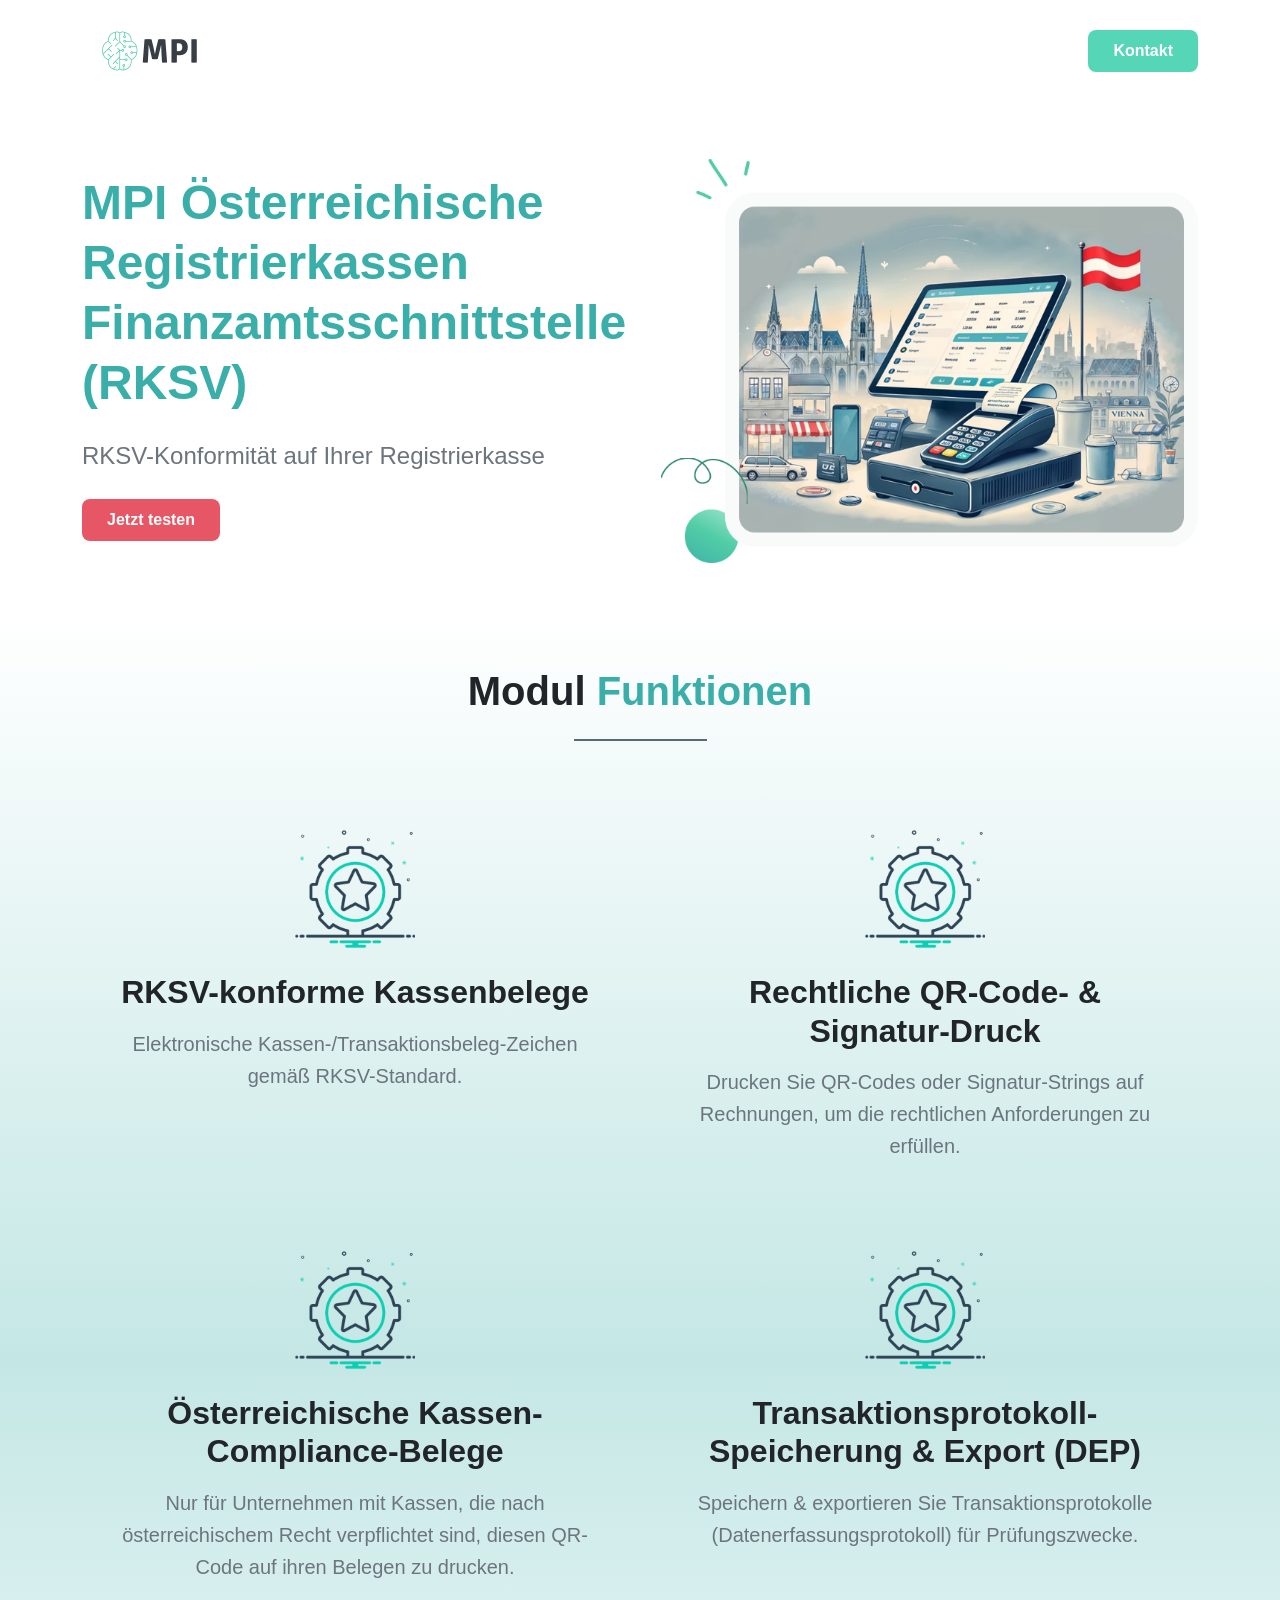
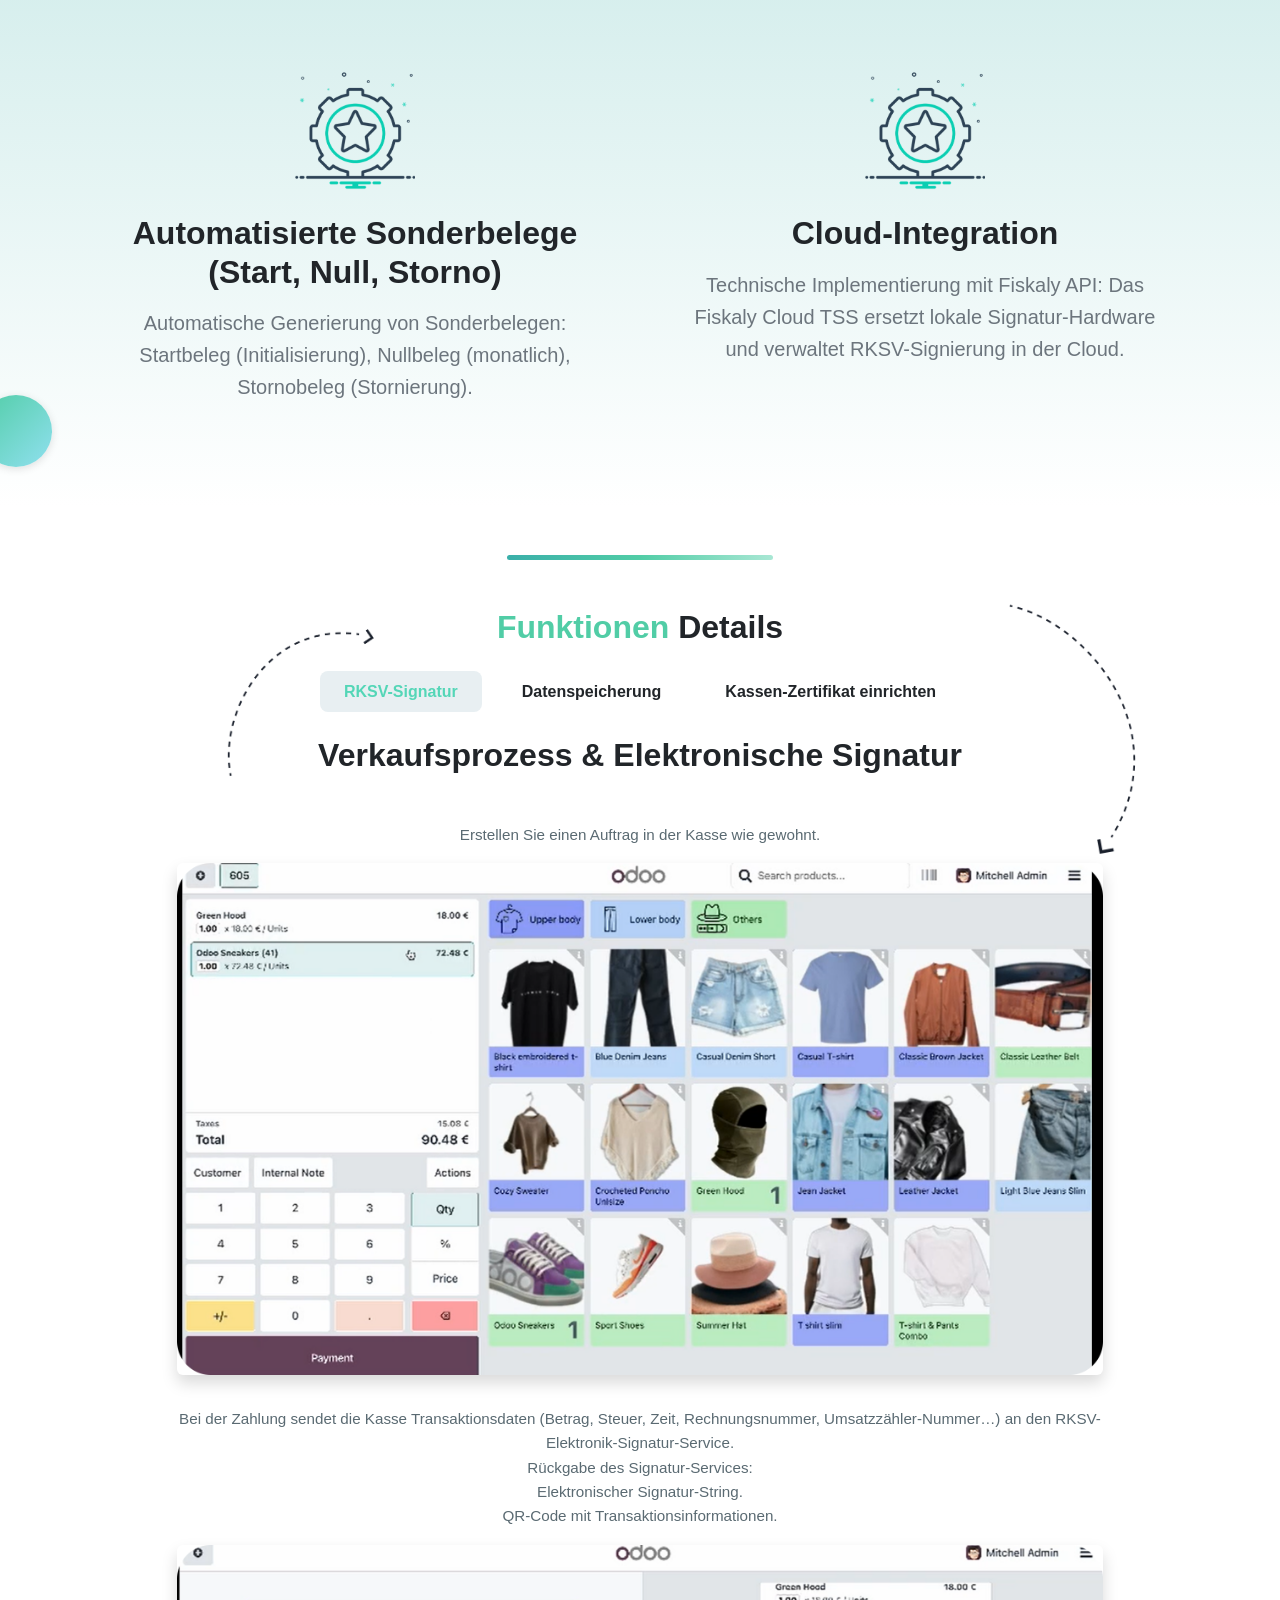
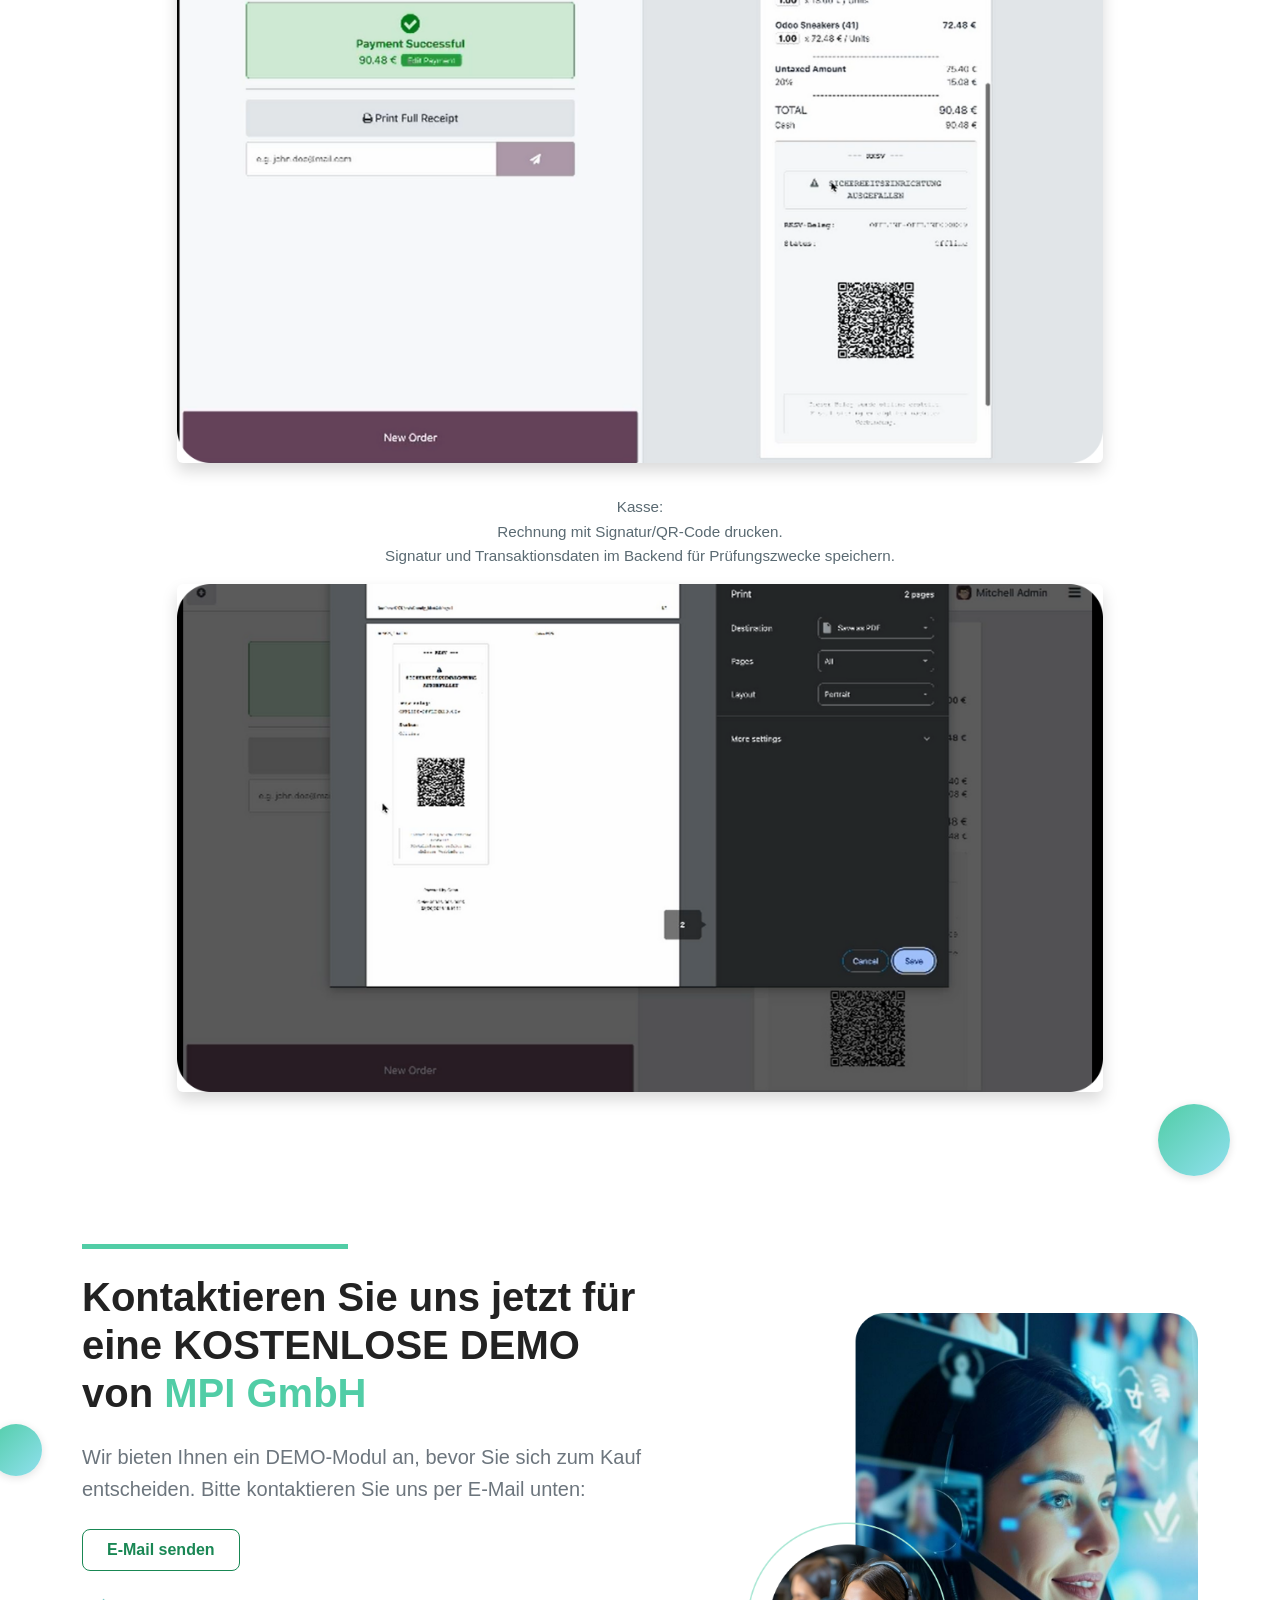
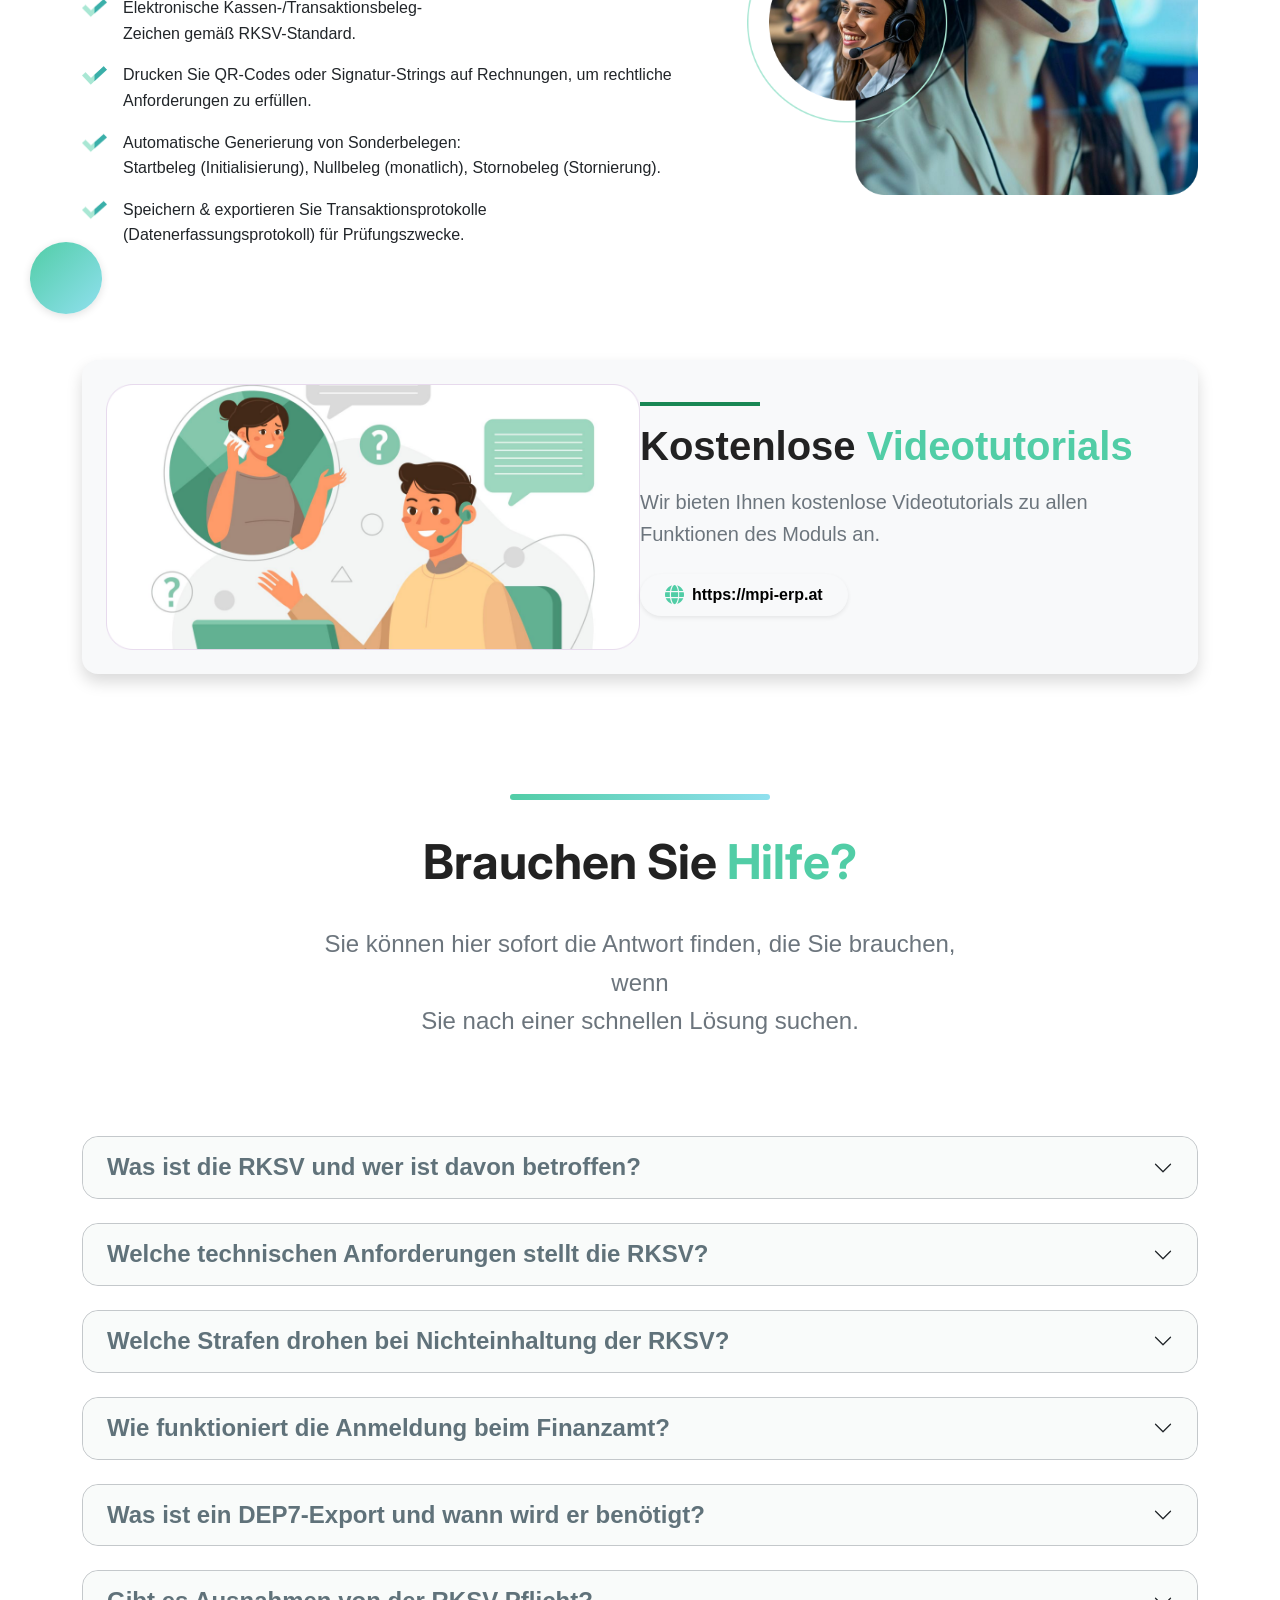
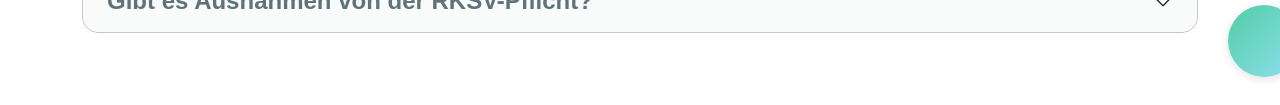
<file: l10n-at-pos-cert-client/static/description/home.html>
<!DOCTYPE html>
<html lang="de">

<head>
    <meta charset="UTF-8">
    <meta name="viewport" content="width=device-width, initial-scale=1.0">
    <title>MPI Österreichische Kassen Finanzamtsschnittstelle (RKSV)</title>
    <!-- Bootstrap CSS -->
    <link href="https://cdnjs.cloudflare.com/ajax/libs/bootstrap/5.3.0/css/bootstrap.min.css" rel="stylesheet">
    <!-- Font Awesome -->
    <link href="https://cdnjs.cloudflare.com/ajax/libs/font-awesome/6.4.0/css/all.min.css" rel="stylesheet">
    <!-- Google Font -->
    <link href="https://fonts.googleapis.com/css2?family=Inter:wght@700&display=swap" rel="stylesheet">

    <!-- Custom styles -->
    <style>
        /* Chỉ giữ lại một số style cần thiết không có trong Bootstrap */
        .bg-gradient-primary {
            background: linear-gradient(135deg, #51cda6 0%, #90e0ef 100%);
        }

        .bg-gradient-section {
            background: linear-gradient(180deg, #ffffff, #c4e7e5, #ffffff);
        }

        .btn-contact {
            background: #54d6b7;
            transition: all 0.3s;
        }

        .btn-contact:hover {
            background: #3aafa9;
        }

        .demo-tab.active {
            background: #e8eff2;
            font-weight: 700;
            color: #54d6b7;
        }

        :root {
            --primary-color: #ffffff;
            --secondary-color: #ffffff;
            --accent-color: #90e0ef;
            --dark-color: #ffffff;
            --text-primary: #3aafa9;
            --button-bg: #ef5350;
            --btn-success: #54d6b7;
        }

        body {
            font-family: 'Arial', sans-serif;
            line-height: 1.6;
            background: #fff;
        }

        .accordion-item {
            overflow: hidden;
        }

        .accordion-item .accordion-collapse {
            border-bottom-left-radius: 1rem;
            border-bottom-right-radius: 1rem;
        }
    </style>
</head>

<body>
    <!-- Navigation -->
    <nav class="navbar navbar-expand-lg bg-white py-3">
        <div class="container">
            <a class="navbar-brand" href="#">
                <img src="image/logo_app.png" alt="Logo" height="60" width="135" class="img-fluid">
            </a>
            <a href="mailto:office@mpi-erp.at" class="btn btn-contact text-white fw-bold px-4 py-2 rounded-3 text-decoration-none">
                Kontakt
            </a>
        </div>
    </nav>

    <!-- Hero Section -->
    <section class="hero-section py-5 bg-white">
        <div class="container">
            <div class="row align-items-center justify-content-center">

                <!-- Left content -->
                <div class="col-lg-6 text-center text-lg-start mb-4 mb-lg-0">
                    <h1 class="fw-bold mb-4 text-teal font-inter display-5 lh-sm" style="color: #3aafa9;">
                        MPI Österreichische <br>
                        Registrierkassen Finanzamtsschnittstelle<br>
                        (RKSV)
                    </h1>
                    <p class="lead mb-4 text-secondary fs-4">
                        RKSV-Konformität auf Ihrer Registrierkasse
                        
                    </p>
                    <a href="https://mpi-erp.at/services/odoo/plugins" target="_blank" class="btn fw-bold rounded-3 px-4 py-2 button-bg text-decoration-none"
                        style="background-color: #e75664; color: #ffffff;">
                        Jetzt testen
                    </a>
                </div>

                <!-- Right image -->
                <div class="col-lg-6 text-center">
                    <img src="image/banner.png" alt="POS Banner" class="img-fluid ">
                </div>

            </div>
        </div>
    </section>


    <div class="module-outstanding-section position-relative bg-gradient-section py-5">
        <div class="container">
            <div class="text-center mb-5">
                <span class="fw-bold fs-1 text-dark">Modul  </span>
                <span class="fw-bold fs-1" style="color:#3aafa9;">Funktionen</span>
                <div class="mx-auto my-3" style="width:133px;height:2px;background:#5A6A72;"></div>
            </div>
            <section id="features" class="py-3">
                <div class="row g-4 justify-content-center">
                    <div class="col-12 col-md-6 text-center">
                        <div class="p-4 ">
                            <img src="image/setting_image.png" alt="Feature Icon" class="mb-4" style="width:120px;">
                            <h3 class="fw-bold fs-2 mb-3">RKSV-konforme Kassenbelege</h3>
                            <p class="text-secondary fs-5">Elektronische Kassen-/Transaktionsbeleg-Zeichen gemäß
                                RKSV-Standard.</p>
                        </div>
                    </div>
                    <div class="col-12 col-md-6 text-center">
                        <div class="p-4 ">
                            <img src="image/setting_image.png" alt="Feature Icon" class="mb-4" style="width:120px;">
                            <h3 class="fw-bold fs-2 mb-3">Rechtliche QR-Code- & Signatur-Druck</h3>
                            <p class="text-secondary fs-5">Drucken Sie QR-Codes oder Signatur-Strings auf Rechnungen, um die rechtlichen
                                Anforderungen zu erfüllen.</p>
                        </div>
                    </div>
                    <div class="col-12 col-md-6 text-center">
                        <div class="p-4">
                            <img src="image/setting_image.png" alt="Feature Icon" class="mb-4" style="width:120px;">
                            <h3 class="fw-bold fs-2 mb-3">Österreichische Kassen-Compliance-Belege</h3>
                            <p class="text-secondary fs-5">Nur für Unternehmen mit Kassen, die nach österreichischem
                                Recht verpflichtet sind, diesen QR-Code auf ihren Belegen zu drucken.</p>
                        </div>
                    </div>
                    <div class="col-12 col-md-6 text-center">
                        <div class="p-4 ">
                            <img src="image/setting_image.png" alt="Feature Icon" class="mb-4" style="width:120px;">
                            <h3 class="fw-bold fs-2 mb-3">Transaktionsprotokoll-Speicherung & Export (DEP)</h3>
                            <p class="text-secondary fs-5">Speichern & exportieren Sie Transaktionsprotokolle (Datenerfassungsprotokoll)
                                für Prüfungszwecke.</p>
                        </div>
                    </div>
                    <div class="col-12 col-md-6 text-center">
                        <div class="p-4">
                            <img src="image/setting_image.png" alt="Feature Icon" class="mb-4" style="width:120px;">
                            <h3 class="fw-bold fs-2 mb-3">Automatisierte Sonderbelege (Start, Null, Storno)</h3>
                            <p class="text-secondary fs-5">Automatische Generierung von Sonderbelegen: Startbeleg
                                (Initialisierung), Nullbeleg (monatlich), Stornobeleg (Stornierung).</p>
                        </div>
                    </div>
                    <div class="col-12 col-md-6 text-center">
                        <div class="p-4">
                            <img src="image/setting_image.png" alt="Feature Icon" class="mb-4" style="width:120px;">
                            <h3 class="fw-bold fs-2 mb-3">Cloud-Integration</h3>
                            <p class="text-secondary fs-5">Technische Implementierung mit Fiskaly API: Das Fiskaly Cloud
                                TSS ersetzt lokale Signatur-Hardware und verwaltet RKSV-Signierung in der Cloud.</p>
                        </div>
                    </div>
                </div>
            </section>
            <div class="d-none d-md-block position-absolute"
                style="left: -20px; bottom: 40px; width: 72px; height: 72px; border-radius: 50%; background: linear-gradient(135deg, #51cda6 0%, #90e0ef 100%); box-shadow: 0 2px 8px rgba(0,0,0,0.12);">
            </div>
        </div>
    </div>

    <!-- Demo Screenshots Section -->
    <section id="contact-demo" class="py-5 position-relative">
        <div class="container">
            <div class="row">
                <div class="col-12 position-relative">
                    <!-- Gradient line -->
                    <div class="mx-auto mb-5"
                        style="width:266px;height:5px;background:linear-gradient(90deg,#3aafa9 0%,#51cda6 50%,#a9e7d4 100%);border-radius:3px;">
                    </div>
                    <!-- Decorative arrows (hidden on mobile) -->
                    <img src="image/deco-img-arrow.png" alt="" class="position-absolute d-none d-lg-block"
                        style="top:40px;left:150px;height:208px;z-index:1;">
                    <img src="image/deco-img-arrow2.png" alt="" class="position-absolute d-none d-lg-block"
                        style="top:40px;right:0;height:282px;z-index:1;">
                    <div class="text-center mb-5">
                        <h2 class="fw-bold mb-4" style="color:#51cda6;font-size:2rem;">
                            Funktionen <span class="text-dark">Details</span>
                        </h2>
                        <div class="d-flex flex-wrap justify-content-center align-items-center gap-3 mt-2 mb-2">
                            <span class="demo-tab active fw-bold rounded-3 px-4 py-2">
                                RKSV-Signatur
                            </span>
                            <span class="demo-tab   rounded-3 px-4 py-2 fw-semibold" style="cursor:pointer;">
                                Datenspeicherung
                            </span>
                            <span class="demo-tab  rounded-3 px-4 py-2 fw-semibold" style="cursor:pointer;">
                                Kassen-Zertifikat einrichten
                            </span>
                        </div>
                        <h3 id="tab-title" class="fs-2 fw-bold text-dark mt-4 mb-4">
                            Verkaufsprozess & Elektronische Signatur
                        </h3>
                    </div>
                    <div class="row justify-content-center mb-4">
                        <div class="col-lg-10 text-center" id="demo-content"></div>
                    </div>
                </div>
            </div>
            <!-- Decorative circle (hidden on mobile) -->
            <div class="d-none d-md-block position-absolute"
                style="right:50px;bottom:20px;width:72px;height:72px;border-radius:50%;background:linear-gradient(135deg,#51cda6 0%,#90e0ef 100%);box-shadow:0 2px 8px rgba(0,0,0,0.12);">
            </div>
        </div>
    </section>


    <!-- New Contact Demo Section -->
    <section id="contact-demo" class="bg-white py-5 position-relative">
        <div class="container position-relative">
            <div class="row align-items-center">
                <div class="col-lg-7">
                    <div class=" mb-4" style="width:266px; height:5px; background-color: #51cda6;"></div>
                    <h1 class="fw-bold mb-2" style="font-size:2.5rem; color:#222;">
                        Kontaktieren Sie uns jetzt für eine KOSTENLOSE DEMO<br>
                        von <span style="color:#51cda6;">MPI GmbH</span>
                    </h1>
                    <p class="text-secondary fs-5 mt-4 mb-4">
                        Wir bieten Ihnen ein DEMO-Modul an, bevor Sie sich zum Kauf entscheiden. Bitte kontaktieren Sie uns per  E-Mail unten:
                    </p>
                    <div class="d-flex flex-column flex-md-row gap-3 mt-2 mb-4">
                        <a href="mailto:office@mpi-erp.at"
                            class="btn btn-outline-success fw-bold rounded-3 px-4 py-2">
                            E-Mail senden
                        </a>
                    </div>
                    <ul class="list-unstyled mt-4">
                        <li class="d-flex align-items-start mb-3">
                            <img src="image/tick.png" alt="tick" class="me-3" style="max-width:25px;">
                            <span>Elektronische Kassen-/Transaktionsbeleg-<br>Zeichen gemäß RKSV-Standard.</span>
                        </li>
                        <li class="d-flex align-items-start mb-3">
                            <img src="image/tick.png" alt="tick" class="me-3" style="max-width:25px;">
                            <span>Drucken Sie QR-Codes oder Signatur-Strings auf Rechnungen, um rechtliche Anforderungen zu erfüllen.</span>
                        </li>
                        <li class="d-flex align-items-start mb-3">
                            <img src="image/tick.png" alt="tick" class="me-3" style="max-width:25px;">
                            <span>Automatische Generierung von Sonderbelegen:<br>Startbeleg (Initialisierung), Nullbeleg
                                (monatlich), Stornobeleg (Stornierung).</span>
                        </li>
                        <li class="d-flex align-items-start mb-3">
                            <img src="image/tick.png" alt="tick" class="me-3" style="max-width:25px;">
                            <span>Speichern & exportieren Sie Transaktionsprotokolle<br>(Datenerfassungsprotokoll) für Prüfungszwecke.</span>
                        </li>
                    </ul>
                </div>
                <div class="col-lg-5 d-flex justify-content-center">
                    <img src="image/banner2.png" alt="Support Team" class="img-fluid rounded-4" style="max-width:100%;">
                </div>
            </div>
            <div class="d-none d-md-block position-absolute"
                style="left:-80px;top:180px;width:52px;height:52px;border-radius:50%;background:linear-gradient(135deg,#51cda6 0%,#90e0ef 100%);box-shadow:0 2px 8px rgba(0,0,0,0.12);">
            </div>
            <div class="d-none d-md-block position-absolute"
                style="left:-40px;bottom:-50px;width:72px;height:72px;border-radius:50%;background:linear-gradient(135deg,#51cda6 0%,#90e0ef 100%);box-shadow:0 2px 8px rgba(0,0,0,0.12);">
            </div>
        </div>
    </section>

    <section id="support-demo" class="bg-white py-5">
        <div class="container">
            <div class="row justify-content-center align-items-center">
                <div class="col-12">
                    <div class="row g-0 align-items-center bg-light rounded-4 shadow p-4">
                        <!-- Left: Illustration -->
                        <div class="col-12 col-lg-6 d-flex justify-content-center mb-4 mb-lg-0">
                            <img src="image/banner3.png" alt="Support Illustration" class="img-fluid rounded-4 w-100"
                                style="max-width:591px;">
                        </div>
                        <!-- Right: Text & Contact -->
                        <div class="col-12 col-lg-6">
                            <div class="border-top border-4 border-success mb-3" style="width:120px;"></div>
                            <h2 class="fw-bold mb-3" style="font-size:2.5rem; color:#222;">
                                Kostenlose <span style="color:#51cda6;">Videotutorials</span>
                            </h2>
                            <p class="text-secondary fs-5 mb-4">
                                Wir bieten Ihnen kostenlose Videotutorials zu allen Funktionen des Moduls an.
                            </p>
                            <div class="d-flex flex-wrap gap-3 mb-3">
                                <a href="https://mpi-erp.at" target="_blank"
                                    class="btn btn-light fw-semibold rounded-pill shadow-sm d-flex align-items-center gap-2 px-4 py-2">
                                    <i class="fa fa-globe" style="color:#51cda6; font-size:1.2rem;"></i>
                                    https://mpi-erp.at
                                </a>
                            </div>
                        </div>
                    </div>
                </div>
            </div>
        </div>
    </section>


    <!-- Footer -->
    <div class="container my-5">
        <div class="row justify-content-center">
            <div class="col-12 col-md-10 col-lg-8">
                <div class=" p-4">
                    <div class="text-center mb-4">
                        <div class="mx-auto mb-4"
                            style="width:260px; height:6px; background:linear-gradient(90deg,#51cda6 0%,#90e0ef 100%); border-radius:3px;">
                        </div>
                        <span class="fw-bold"
                            style="font-size:3rem; color:#222; font-family:'Inter', Arial, sans-serif;">
                            Brauchen Sie <span style="color:#51cda6;">Hilfe?</span>
                        </span>
                    </div>
                    <p class="text-secondary fs-4 mb-4 text-center">
                        Sie können hier sofort die Antwort finden, die Sie brauchen, wenn<br>Sie nach einer schnellen Lösung suchen.
                    </p>
                </div>
            </div>
        </div>
    </div>

    <section id="contact-demo" class="mb-5">
        <div class="container position-relative">
            <div class="row align-items-center">
                <div class="col-12">
                    <div class="accordion" id="faqAccordion">
                        <div class="accordion-item rounded-4 border border-secondary-subtle mb-4"
                            style="background-color: #f9fbfa;">
                            <h2 class="accordion-header">
                                <button class="accordion-button collapsed fw-bold px-4 py-3" type="button"
                                    data-bs-toggle="collapse" data-bs-target="#faqCollapse1"
                                    style="background-color: #f9fbfa; color: #60727a; font-size:1.5rem; border-radius: 1rem;">
                                    Was ist die RKSV und wer ist davon betroffen?
                                </button>
                            </h2>
                            <div id="faqCollapse1" class="accordion-collapse collapse">
                                <div class="accordion-body px-4 py-3"
                                    style="color:#60727a; font-size:1.2rem; background-color: #f9fbfa;">
                                    Die RKSV (Registrierkassensicherheitsverordnung) ist eine österreichische Verordnung, die seit 1. April 2017 in Kraft ist. Sie betrifft alle Unternehmen, die Barumsätze tätigen und bestimmte Umsatzgrenzen überschreiten. Das Ziel ist die Verhinderung von Manipulationen und Steuerbetrug durch technische Sicherheitseinrichtungen in Registrierkassen.
                                </div>
                            </div>
                        </div>
                        <div class="accordion-item rounded-4 border border-secondary-subtle mb-4"
                            style="background-color: #f9fbfa;">
                            <h2 class="accordion-header">
                                <button class="accordion-button collapsed fw-bold px-4 py-3" type="button"
                                    data-bs-toggle="collapse" data-bs-target="#faqCollapse2"
                                    style="background-color: #f9fbfa; color: #60727a; font-size:1.5rem; border-radius: 1rem;">
                                    Welche technischen Anforderungen stellt die RKSV?
                                </button>
                            </h2>
                            <div id="faqCollapse2" class="accordion-collapse collapse">
                                <div class="accordion-body px-4 py-3"
                                    style="color:#60727a; font-size:1.2rem; background-color: #f9fbfa;">
                                    Die RKSV verlangt eine technische Sicherheitseinrichtung (TSE), die jede Transaktion digital signiert. Zusätzlich müssen spezielle Belege (Startbeleg, Nullbeleg, Stornobeleg) erstellt, QR-Codes gedruckt und Datenexporte (DEP7) für das Finanzamt erstellt werden. Alle Daten müssen revisionssicher für mindestens 10 Jahre gespeichert werden.
                                </div>
                            </div>
                        </div>
                        <div class="accordion-item rounded-4 border border-secondary-subtle mb-4"
                            style="background-color: #f9fbfa;">
                            <h2 class="accordion-header">
                                <button class="accordion-button collapsed fw-bold px-4 py-3" type="button"
                                    data-bs-toggle="collapse" data-bs-target="#faqCollapse3"
                                    style="background-color: #f9fbfa; color: #60727a; font-size:1.5rem; border-radius: 1rem;">
                                    Welche Strafen drohen bei Nichteinhaltung der RKSV?
                                </button>
                            </h2>
                            <div id="faqCollapse3" class="accordion-collapse collapse">
                                <div class="accordion-body px-4 py-3"
                                    style="color:#60727a; font-size:1.2rem; background-color: #f9fbfa;">
                                    Bei Verstößen gegen die RKSV können empfindliche Geldstrafen von bis zu 25.000 Euro verhängt werden. Zusätzlich drohen steuerliche Nachteile, da nicht konforme Belege nicht als steuerlich relevant anerkannt werden. Bei wiederholten Verstößen können auch höhere Strafen und weitere rechtliche Konsequenzen folgen.
                                </div>
                            </div>
                        </div>
                        <div class="accordion-item rounded-4 border border-secondary-subtle mb-4"
                            style="background-color: #f9fbfa;">
                            <h2 class="accordion-header">
                                <button class="accordion-button collapsed fw-bold px-4 py-3" type="button"
                                    data-bs-toggle="collapse" data-bs-target="#faqCollapse4"
                                    style="background-color: #f9fbfa; color: #60727a; font-size:1.5rem; border-radius: 1rem;">
                                    Wie funktioniert die Anmeldung beim Finanzamt?
                                </button>
                            </h2>
                            <div id="faqCollapse4" class="accordion-collapse collapse">
                                <div class="accordion-body px-4 py-3"
                                    style="color:#60727a; font-size:1.2rem; background-color: #f9fbfa;">
                                    Die Registrierkasse muss über das FinanzOnline-Portal des Finanzministeriums angemeldet werden. Dabei sind spezifische Daten der Kasse und der technischen Sicherheitseinrichtung zu übermitteln. Das Modul unterstützt Sie bei der korrekten Datenübertragung und automatischen Meldung an die Behörden.
                                </div>
                            </div>
                        </div>
                        <div class="accordion-item rounded-4 border border-secondary-subtle mb-4"
                            style="background-color: #f9fbfa;">
                            <h2 class="accordion-header">
                                <button class="accordion-button collapsed fw-bold px-4 py-3" type="button"
                                    data-bs-toggle="collapse" data-bs-target="#faqCollapse5"
                                    style="background-color: #f9fbfa; color: #60727a; font-size:1.5rem; border-radius: 1rem;">
                                    Was ist ein DEP7-Export und wann wird er benötigt?
                                </button>
                            </h2>
                            <div id="faqCollapse5" class="accordion-collapse collapse">
                                <div class="accordion-body px-4 py-3"
                                    style="color:#60727a; font-size:1.2rem; background-color: #f9fbfa;">
                                    Der DEP7-Export (Datenerfassungsprotokoll) ist ein spezieller Datenexport, der auf Verlangen des Finanzamts vorgelegt werden muss. Er enthält detaillierte Informationen über alle in der Registrierkasse erfassten Umsätze und muss mindestens vierteljährlich erstellt werden. Unser Modul erstellt diese Exporte automatisch.
                                </div>
                            </div>
                        </div>
                        <div class="accordion-item rounded-4 border border-secondary-subtle mb-4"
                            style="background-color: #f9fbfa;">
                            <h2 class="accordion-header">
                                <button class="accordion-button collapsed fw-bold px-4 py-3" type="button"
                                    data-bs-toggle="collapse" data-bs-target="#faqCollapse6"
                                    style="background-color: #f9fbfa; color: #60727a; font-size:1.5rem; border-radius: 1rem;">
                                    Gibt es Ausnahmen von der RKSV-Pflicht?
                                </button>
                            </h2>
                            <div id="faqCollapse6" class="accordion-collapse collapse">
                                <div class="accordion-body px-4 py-3"
                                    style="color:#60727a; font-size:1.2rem; background-color: #f9fbfa;">
                                    Ja, bestimmte Unternehmen können von der Registrierkassenpflicht ausgenommen sein, z.B. bei sehr geringen Barumsätzen oder in speziellen Branchen. Die genauen Kriterien sind in der Verordnung festgelegt. Es wird empfohlen, die individuelle Situation mit einem Steuerberater zu klären.
                                </div>
                            </div>
                        </div>
                    </div>
                </div>
            </div>
            <!-- Hình tròn gradient -->
            <div class="position-absolute"
                style="right:-90px;bottom:-20px;width:72px;height:72px;border-radius:50%;background:linear-gradient(135deg,#51cda6 0%,#90e0ef 100%);box-shadow:0 2px 8px rgba(0,0,0,0.12);">
            </div>
        </div>
    </section>

    <!-- Bootstrap JS -->
    <script src="https://cdnjs.cloudflare.com/ajax/libs/bootstrap/5.3.0/js/bootstrap.bundle.min.js"></script>

    <!-- Custom JavaScript -->
    <script>
        document.querySelectorAll('.faq-toggle').forEach(btn => {
            btn.addEventListener('click', function () {
                const item = this.closest('.faq-item');
                item.classList.toggle('active');
            });
        });

        // Demo tab logic
        const tabs = document.querySelectorAll('.demo-tab');
        const demoImg = document.getElementById('demo-img');
        const demoDesc = document.getElementById('demo-desc');

        const tabtitle = [
            'Verkaufsprozess & Elektronische Signatur',
            'Datenexport & Speicherung',
            'Kassen-Zertifizierung einrichten & aktivieren'
        ];

        const tabContents1 = [
            {
                img: 'image/dep_image1.png',
                desc: 'Erstellen Sie einen Auftrag in der Kasse wie gewohnt.'
            },
            {
                img: 'image/dep_image2.png',
                desc: 'Bei der Zahlung sendet die Kasse Transaktionsdaten (Betrag, Steuer, Zeit, Rechnungsnummer, Umsatzzähler-Nummer…) an den RKSV-Elektronik-Signatur-Service.<br>Rückgabe des Signatur-Services:<br>Elektronischer Signatur-String.<br>QR-Code mit Transaktionsinformationen.'
            },
            {
                img: 'image/dep_image3.png',
                desc: 'Kasse:<br>Rechnung mit Signatur/QR-Code drucken.<br>Signatur und Transaktionsdaten im Backend für Prüfungszwecke speichern.'
            }
        ];

        const tabContents2 = [
            {
                img: 'image/dep2_image1.png',
                desc: 'Nach Gesetz muss das Datenerfassungsprotokoll (Datenprotokoll) mindestens vierteljährlich exportiert und gespeichert werden.'
            },
            {
                img: 'image/dep2_image2.png',
                desc: 'Das Modul ermöglicht den Export dieser Datei für jede Kasse zur Speicherung oder zum Versand an die Steuerbehörden.'
            }
        ];

        const tabContents3 = [
            {
                img: 'image/dep3_image1.png',
                desc: 'Unternehmenskonfiguration aufrufen<br>Gehen Sie zu Einstellungen → Benutzer & Unternehmen → Unternehmen.<br>Wählen Sie das Unternehmen aus, das Sie konfigurieren möchten (z.B. Bekleidungsgeschäft).<br>Kassen-Zertifizierungs-Tab öffnen<br>Klicken Sie im Unternehmensprofil auf den Kassen-Zertifizierungs-Tab.'
            },
            {
                img: 'image/dep3_image2.png',
                desc: 'Sie sehen wichtige Felder:<br>Admin-Modul-URL – der Endpunkt Ihres Fiskalisierungsdienstes (z.B. Fiskaly).<br>API-Schlüssel – der Authentifizierungsschlüssel Ihres Anbieters.<br>Kassen-Zertifizierung aktivieren – Button zum Starten des Zertifizierungsprozesses.<br>Abonnement-Status – zeigt an, ob Ihr Abonnement aktiv ist.<br>Organisations-Status – zeigt an, ob Ihre Organisation im System des Anbieters erstellt wurde.'
            },
            {
                img: 'image/dep3_image3.png',
                desc: 'Kassen-Zertifizierung aktivieren:<br>Klicken Sie auf "Kassen-Zertifizierung aktivieren".<br>Das System wird:<br>1. Ihre Organisation im System des Anbieters erstellen (falls noch nicht erstellt).<br>2. Ihre Kasse mit einem TSS (Technisches Sicherheitssystem) in der Cloud verknüpfen.<br>3. Abonnement-Status und Organisations-Status aktualisieren.<br>Organisation erstellen: Klicken Sie, um eine Organisation zu erstellen und den RKSV-Compliance-Prozess zu beginnen.'
            },
            {
                img: 'image/dep3_image4.png',
                desc: 'Organisation erstellt, FON erfolgreich authentifiziert, Das System ist bereit, gültige Rechnungen mit QR-<br>Code und digitaler Signatur gemäß RKSV-Standard auszustellen.'
            }
        ];

        function renderTabContent(contents, idx) {
            document.getElementById('tab-title').textContent = tabtitle[idx];
            const container = document.getElementById('demo-content');
            container.innerHTML = contents.map(item => `
                <div class="mb-4">
                    <p style="font-size:0.95rem;color:#5A6A72;">${item.desc || ''}</p>
                    ${item.img ? `<img src="${item.img}" class="img-fluid rounded shadow mb-2" style="max-width:100%;height:auto;">` : ''}
                </div>
            `).join('');
        }

        tabs.forEach((tab, idx) => {
            tab.addEventListener('click', () => {
                tabs.forEach(t => t.classList.remove('active'));
                tab.classList.add('active');
                if (idx === 0) {
                    renderTabContent(tabContents1, 0);
                } else if (idx === 1) {
                    renderTabContent(tabContents2, 1);
                } else if (idx === 2) {
                    renderTabContent(tabContents3, 2);
                }
            });
        });

        // Mặc định hiển thị tab 1
        renderTabContent(tabContents1, 0);
    </script>
</body>

</html>
</file>
